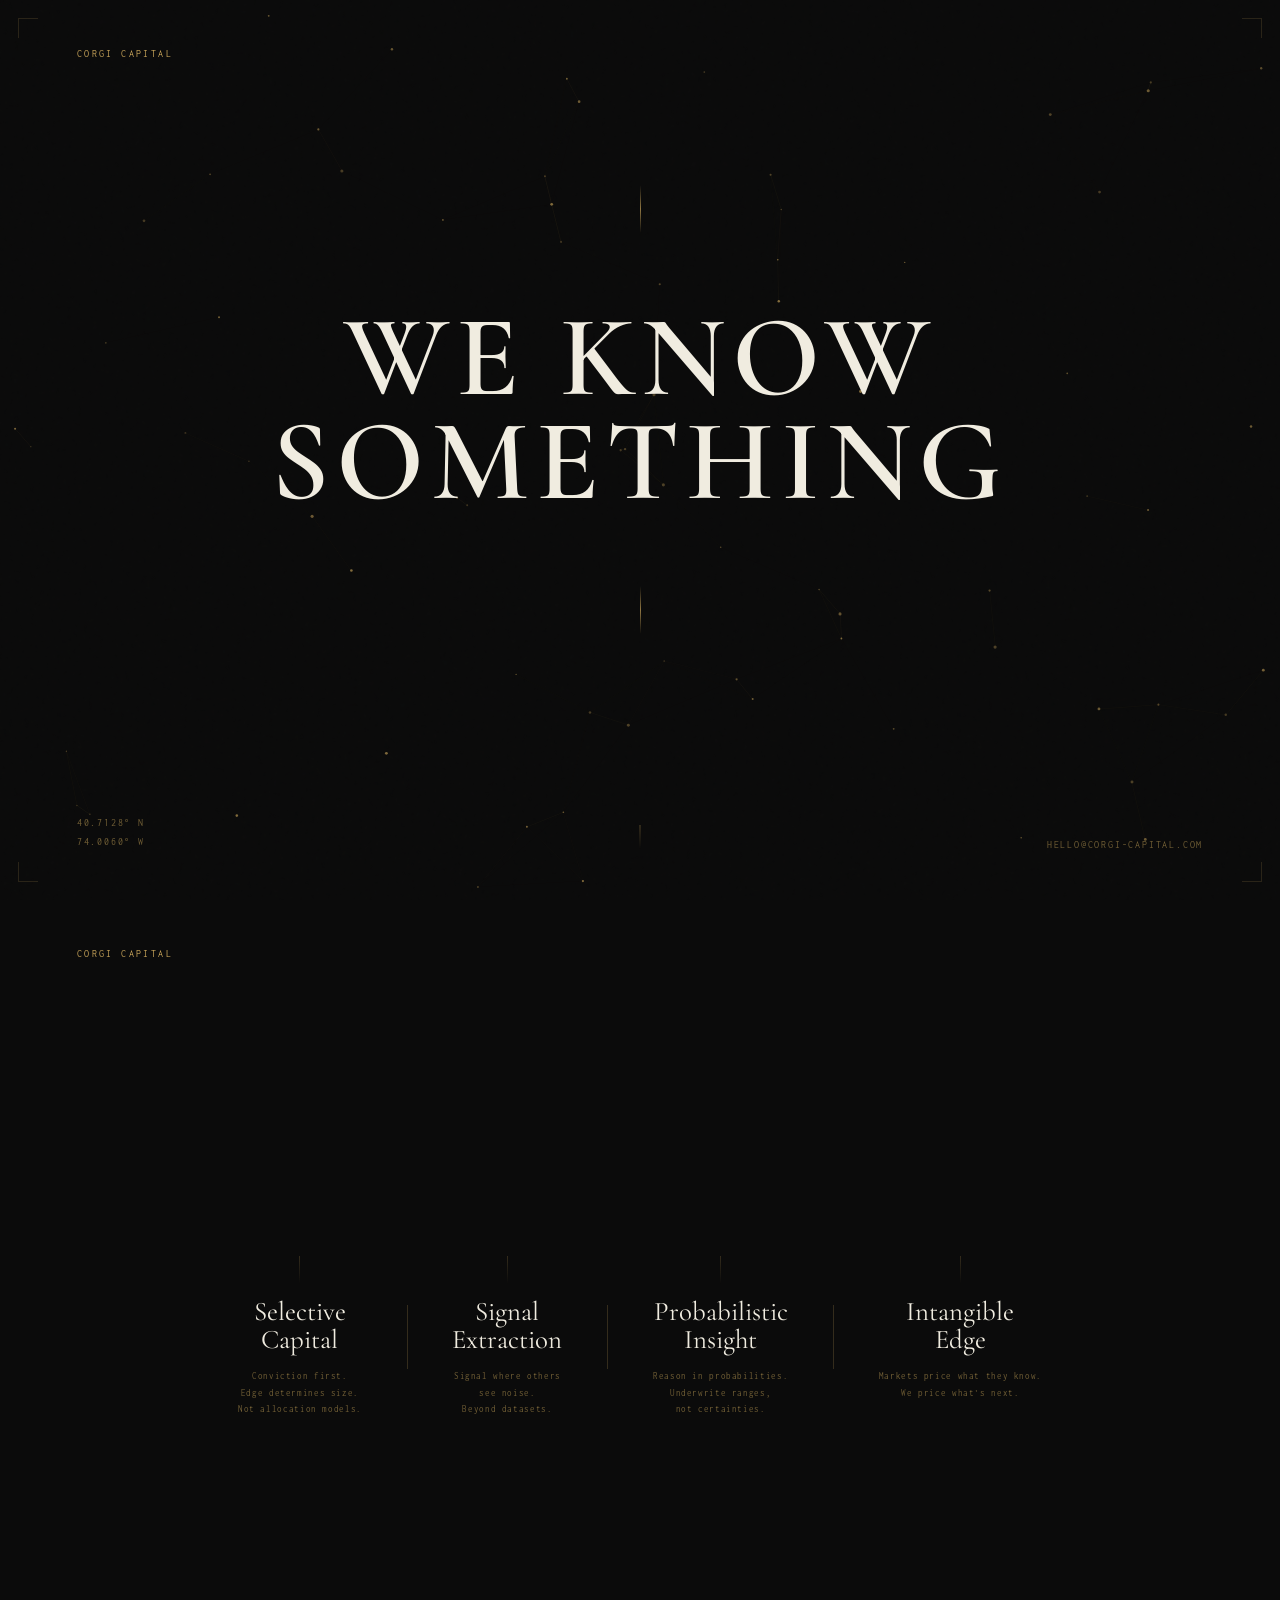
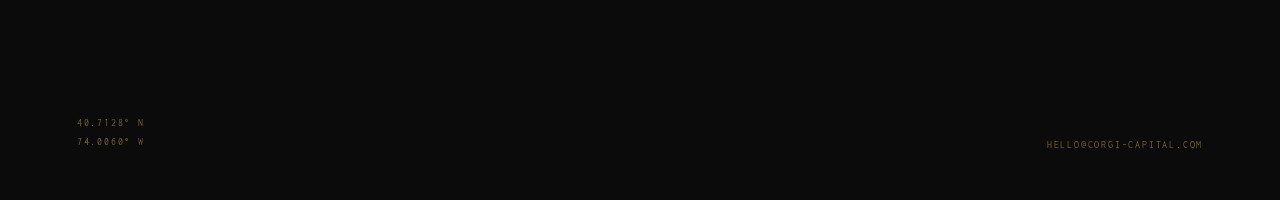
<file: index.html>
<!DOCTYPE html>
<html lang="en">
<head>
  <meta charset="UTF-8" />
  <meta name="viewport" content="width=device-width, initial-scale=1.0" />
  <title>Corgi Capital</title>
  <link rel="canonical" href="https://corgi-capital.com" />
  <link rel="icon" type="image/svg+xml" href="data:image/svg+xml,%3Csvg xmlns='http://www.w3.org/2000/svg' viewBox='0 0 32 32'%3E%3Crect width='32' height='32' fill='%230b0b0b'/%3E%3Cpath d='M8 14 L8 8 L14 8' stroke='%23c9a55a' stroke-width='1.5' fill='none'/%3E%3Cpath d='M24 18 L24 24 L18 24' stroke='%23c9a55a' stroke-width='1.5' fill='none'/%3E%3C/svg%3E" />
  <meta name="description" content="Selective Capital." />
  <meta property="og:site_name" content="Corgi Capital" />
  <meta property="og:title" content="Corgi Capital" />
  <meta property="og:description" content="Selective Capital." />
  <meta property="og:type" content="website" />
  <meta property="og:url" content="https://corgi-capital.com" />
  <meta property="og:image" content="https://corgi-capital.com/og-image.png" />
  <meta property="og:image:width" content="1200" />
  <meta property="og:image:height" content="630" />
  <meta name="twitter:card" content="summary_large_image" />
  <meta name="twitter:title" content="Corgi Capital" />
  <meta name="twitter:description" content="Selective Capital." />
  <meta name="twitter:image" content="https://corgi-capital.com/og-image.png" />
  <link rel="preconnect" href="https://fonts.googleapis.com">
  <link rel="preconnect" href="https://fonts.gstatic.com" crossorigin>
  <link href="https://fonts.googleapis.com/css2?family=Cormorant+Garamond:ital,wght@0,400;0,500;0,600;1,400;1,500;1,600&family=Inconsolata:wght@300;400&family=Libre+Baskerville:ital,wght@1,400&display=swap" rel="stylesheet">
  <style>
    :root {
      --black:    #0b0b0b;
      --ivory:    #f0ece0;
      --gold:     #c9a55a;
      --gold-dim: rgba(201,165,90,0.55);
      --gold-line:rgba(201,165,90,0.22);
      --trans:    600ms cubic-bezier(.16,1,.3,1);
    }

    * { box-sizing: border-box; margin: 0; padding: 0; }

    html {
      height: 100%;
      scroll-snap-type: y mandatory;
      overflow-y: scroll;
      overflow-x: hidden;
      scrollbar-width: none;
    }
    html::-webkit-scrollbar { display: none; }

    body {
      min-height: 100%;
      background: var(--black);
      color: var(--ivory);
      font-family: 'Cormorant Garamond', Georgia, serif;
      -webkit-font-smoothing: antialiased;
    }

    /* ── corners ── */
    .corner {
      position: fixed;
      width: 20px; height: 20px;
      z-index: 10;
      opacity: 0;
      animation: fadeIn 1s ease 1s forwards;
    }
    .c-tl { top: 18px; left: 18px;   border-top: 1px solid var(--gold-line); border-left:  1px solid var(--gold-line); }
    .c-tr { top: 18px; right: 18px;  border-top: 1px solid var(--gold-line); border-right: 1px solid var(--gold-line); }
    .c-bl { bottom: 18px; left: 18px;  border-bottom: 1px solid var(--gold-line); border-left:  1px solid var(--gold-line); }
    .c-br { bottom: 18px; right: 18px; border-bottom: 1px solid var(--gold-line); border-right: 1px solid var(--gold-line); }

    /* ── canvas + grain ── */
    #bg {
      position: fixed;
      inset: 0;
      z-index: 0;
      pointer-events: none;
    }

    .grain {
       position: fixed;
       inset: 0;
       z-index: 1;
       background-image: url("data:image/svg+xml,%3Csvg viewBox='0 0 200 200' xmlns='http://www.w3.org/2000/svg'%3E%3Cfilter id='n'%3E%3CfeTurbulence      type='fractalNoise' baseFrequency='0.85' numOctaves='4' stitchTiles='stitch'/%3E%3C/filter%3E%3Crect width='100%25' height='100%25' filter='url(%23n)'/%3E%3C/svg%3E");
       opacity: 0.01;
       pointer-events: none;
    }

    /* ── sections ── */
    .section {
      scroll-snap-align: start;
      height: 100vh;
      height: 100dvh;
      display: grid;
      grid-template-rows: auto 1fr auto;
      padding: clamp(24px, 4vw, 48px) clamp(32px, 6vw, 80px);
      position: relative;
      z-index: 2;
    }

    /* ── top bar ── */
    .top {
      display: flex;
      justify-content: space-between;
      align-items: flex-start;
      font-family: 'Inconsolata', monospace;
      text-transform: uppercase;
      letter-spacing: 0.2em;
      font-size: clamp(9px, 0.78vw, 11px);
      color: var(--gold-dim);
      opacity: 0;
      animation: fadeUp 1s cubic-bezier(.16,1,.3,1) 0.15s forwards;
    }

    .wordmark { color: var(--gold); letter-spacing: 0.24em; }

    /* ── center ── */
    .center {
      display: flex;
      flex-direction: column;
      align-items: center;
      justify-content: center;
      text-align: center;
      transform: translateY(-3vh);
    }

    .divider {
      width: 1px;
      height: 0;
      background: linear-gradient(to bottom, transparent, rgba(201,165,90,0.7), transparent);
      animation: growLine 1s cubic-bezier(.16,1,.3,1) forwards;
    }
    .divider.topline    { margin-bottom: 36px; animation-delay: 0.5s; }
    .divider.bottomline { margin-top: 36px;    animation-delay: 1.1s; }

    .stack {
      position: relative;
      min-height: clamp(140px, 22vw, 300px);
      width: 100%;
      display: grid;
      place-items: center;
    }

    .panel {
      position: absolute;
      inset: 0;
      display: flex;
      align-items: center;
      justify-content: center;
      opacity: 0;
      transition: opacity var(--trans);
      pointer-events: none;
    }
    .panel.active {
      opacity: 1;
      pointer-events: auto;
    }

    /* ── headline ── */
    .headline {
      margin: 0;
      font-family: 'Cormorant Garamond', Georgia, serif;
      font-size: clamp(54px, 9vw, 148px);
      font-weight: 600;
      line-height: 0.9;
      letter-spacing: 0.06em;
      text-transform: uppercase;
    }

    .headline.gold {
      font-family: 'Libre Baskerville', Georgia, serif;
      font-weight: 400;
      font-style: italic;
      text-transform: none;
      letter-spacing: 0.01em;
      color: var(--gold);
      font-size: clamp(50px, 8.5vw, 138px);
    }

    /* ── bottom bar ── */
    .bottom {
      display: flex;
      justify-content: space-between;
      align-items: flex-end;
      font-family: 'Inconsolata', monospace;
      text-transform: uppercase;
      letter-spacing: 0.18em;
      font-size: clamp(9px, 0.78vw, 11px);
      color: var(--gold-dim);
      opacity: 0;
      animation: fadeUp 1s cubic-bezier(.16,1,.3,1) 0.25s forwards;
    }

    .meta { line-height: 1.9; position: relative; }

    /* ── paw ── */
    .wordmark { position: relative; }
    .wordmark:hover::after,
    .meta:hover::after {
      content: " 🐾";
      font-size: 10px;
      filter: sepia(1) saturate(3) brightness(2) hue-rotate(5deg);
    }
    .contact:hover::before {
      content: "🐾 ";
      font-size: 10px;
      filter: sepia(1) saturate(3) brightness(2) hue-rotate(5deg);
    }

    .contact {
      color: var(--gold-dim);
      text-decoration: none;
      padding-bottom: 2px;
      position: relative;
      transition: color 0.25s ease;
    }
    .contact::after {
      content: "";
      position: absolute;
      left: 0; bottom: 0;
      width: 0; height: 1px;
      background: var(--gold);
      transition: width 0.4s cubic-bezier(.16,1,.3,1);
    }
    .contact:hover { color: var(--gold); }
    .contact:hover::after { width: 100%; }

    /* ── scroll hint ── */
    .scroll-hint {
      position: absolute;
      bottom: clamp(30px, 4vw, 52px);
      left: 50%;
      transform: translateX(-50%);
      width: 1px;
      height: 24px;
      background: linear-gradient(to bottom, var(--gold-dim), transparent);
      opacity: 0;
      animation: fadeIn 1s ease 2.4s forwards, arrowPulse 2.2s ease-in-out 2.4s infinite;
    }

    /* ── section 2 ── */
    .section-2 .center { transform: none; }

    .pillars {
      display: flex;
      align-items: flex-start;
      justify-content: center;
      gap: clamp(20px, 3.5vw, 64px);
      width: 100%;
      max-width: 1400px;
    }

    .pillar {
      display: flex;
      flex-direction: column;
      align-items: center;
      gap: 14px;
      opacity: 0;
      transform: translateY(18px);
    }
    .pillar.visible { animation: fadeUp 0.9s cubic-bezier(.16,1,.3,1) forwards; }
    .pillar:nth-child(1) { animation-delay: 0.05s; }
    .pillar:nth-child(3) { animation-delay: 0.15s; }
    .pillar:nth-child(5) { animation-delay: 0.25s; }
    .pillar:nth-child(7) { animation-delay: 0.35s; }

    .pillar-line {
      width: 1px; height: 28px;
      background: linear-gradient(to bottom, var(--gold-line), transparent);
    }

    .pillar-title {
      font-family: 'Cormorant Garamond', Georgia, serif;
      font-size: clamp(20px, 2.1vw, 34px);
      font-weight: 400;
      line-height: 1.05;
      text-align: center;
      color: var(--ivory);
    }

    .pillar-desc {
      font-family: 'Inconsolata', monospace;
      font-size: clamp(9px, 0.68vw, 11px);
      letter-spacing: 0.07em;
      color: var(--gold-dim);
      text-align: center;
      line-height: 1.8;
    }

    .pillar-sep {
      width: 1px;
      height: clamp(60px,5vw,80px);
      background: var(--gold-line);
      align-self: center; flex-shrink: 0;
    }

    /* ── keyframes ── */
    @keyframes fadeUp {
      from { opacity: 0; transform: translateY(16px); }
      to   { opacity: 1; transform: translateY(0); }
    }
    @keyframes fadeIn {
      from { opacity: 0; }
      to   { opacity: 0.75; }
    }
    @keyframes growLine {
      to { height: 48px; }
    }
    @keyframes arrowPulse {
      0%, 100% { opacity: 0.55; transform: translateX(-50%) scaleY(1); }
      50%       { opacity: 0.15; transform: translateX(-50%) scaleY(0.5); }
    }

    /* ── mobile ── */
    @media (max-width: 640px) {
      /* proximity: still snaps between sections on a full swipe, but doesn't
         lock the user inside a section — essential when section-2 overflows
         the viewport on small phones.                                        */
      html { scroll-snap-type: y proximity; }

      .section { padding: 28px 32px; }
      /* min-height so it still snaps to start; height:auto lets it grow when
         4 tenets don't fit (SE, older Androids, etc.)                        */
      .section-2 { height: auto; min-height: 100dvh; padding-bottom: 56px; }

      .center  { transform: none; }
      .headline { font-size: clamp(44px, 13.5vw, 74px); line-height: 0.93; }
      .divider.topline    { margin-bottom: 24px; }
      .divider.bottomline { margin-top: 24px; }
      .stack { min-height: clamp(110px, 40vw, 180px); }
      .grain { opacity: 0.045; }

      .pillars { flex-direction: column; align-items: center; gap: 28px; }
      .pillar-sep { width: 32px; height: 1px; }
      .pillar-title { font-size: clamp(28px, 7.5vw, 42px); }

      .corner { width: 14px; height: 14px; }
    }

    /* Very small or short screens (iPhone SE, older Androids): tighten the
       tenets so they're more likely to fit without scrolling within section-2. */
    @media (max-width: 640px) and (max-height: 700px) {
      .pillars  { gap: 16px; }
      .pillar   { gap: 8px; }
      .pillar-line { height: 16px; }
      .pillar-title { font-size: clamp(22px, 6vw, 30px); line-height: 1.05; }
      .pillar-desc  { font-size: 8.5px; line-height: 1.65; }
      .pillar-sep { width: 24px; }
      .section-2 { padding-bottom: 36px; }
    }

    @media (min-width: 1440px) {
      .headline { font-size: min(8.5vw, 155px); }
    }

    @media (prefers-reduced-motion: reduce) {
      * { animation: none !important; transition-duration: 0ms !important; }
      .top, .bottom, .corner { opacity: 1 !important; transform: none !important; }
      .divider { height: 48px !important; }
      .panel { opacity: 0; }
      .panel.active { opacity: 1; }
      .pillar { opacity: 1; transform: none; }
    }
  </style>
</head>
<body>

  <canvas id="bg" aria-hidden="true"></canvas>
  <div class="grain" aria-hidden="true"></div>

  <div class="corner c-tl"></div>
  <div class="corner c-tr"></div>
  <div class="corner c-bl"></div>
  <div class="corner c-br"></div>

  <!-- Section 1 -->
  <section class="section section-1" id="hero">
    <header class="top">
      <div class="wordmark">Corgi Capital</div>
    </header>

    <div class="center">
      <div class="divider topline"></div>
      <div class="stack" aria-live="polite">
        <div class="panel active" id="stage1">
          <h1 class="headline">We Know<br>Something</h1>
        </div>
        <div class="panel" id="stage2">
          <h1 class="headline gold">You Don't.</h1>
        </div>
      </div>
      <div class="divider bottomline"></div>
    </div>

    <footer class="bottom">
      <div class="meta">40.7128° N<br>74.0060° W</div>
      <a class="contact" href="mailto:hello@corgi-capital.com">hello@corgi-capital.com</a>
    </footer>

    <div class="scroll-hint" aria-hidden="true"></div>
  </section>

  <!-- Section 2 -->
  <section class="section section-2" id="pillars">
    <div class="top" style="animation-delay:0s;">
      <div class="wordmark">Corgi Capital</div>
    </div>

    <div class="center">
      <div class="pillars">
        <div class="pillar">
          <div class="pillar-line"></div>
          <div class="pillar-title">Selective<br>Capital</div>
          <div class="pillar-desc">Conviction first.<br>Edge determines size.<br>Not allocation models.</div>
        </div>

        <div class="pillar-sep"></div>

        <div class="pillar">
          <div class="pillar-line"></div>
          <div class="pillar-title">Signal<br>Extraction</div>
          <div class="pillar-desc">Signal where others<br>see noise.<br>Beyond datasets.</div>
        </div>

        <div class="pillar-sep"></div>

        <div class="pillar">
          <div class="pillar-line"></div>
          <div class="pillar-title">Probabilistic<br>Insight</div>
          <div class="pillar-desc">Reason in probabilities.<br>Underwrite ranges,<br>not certainties.</div>
        </div>

        <div class="pillar-sep"></div>

        <div class="pillar">
          <div class="pillar-line"></div>
          <div class="pillar-title">Intangible<br>Edge</div>
          <div class="pillar-desc">Markets price what they know.<br>We price what's next.</div>
        </div>
      </div>
    </div>

    <footer class="bottom" style="animation-delay:0s;">
      <div class="meta">40.7128° N<br>74.0060° W</div>
      <a class="contact" href="mailto:hello@corgi-capital.com">hello@corgi-capital.com</a>
    </footer>
  </section>

  <script>
    const stages = [
      document.getElementById('stage1'),
      document.getElementById('stage2'),
    ];
    let current = 0;
    let stageAnimating = false;

    function showStage(i) {
      stages.forEach((el, idx) => el.classList.toggle('active', idx === i));
    }

    function advanceStage(dir) {
      if (stageAnimating) return false;
      const next = current + dir;
      if (next < 0 || next >= stages.length) return false;
      stageAnimating = true;
      current = next;
      showStage(current);
      setTimeout(() => { stageAnimating = false; }, 700);
      return true;
    }

    let activeSection = 'hero';
    let scrollingToSection = false;

    function goToPillars() {
      if (scrollingToSection) return;
      scrollingToSection = true;
      document.getElementById('pillars').scrollIntoView({ behavior: 'instant' });
      setTimeout(() => { scrollingToSection = false; }, 100);
    }

    const observer = new IntersectionObserver((entries) => {
      entries.forEach(e => {
        if (!e.isIntersecting) return;
        activeSection = e.target.id;
        if (e.target.id === 'pillars') {
          document.querySelectorAll('.pillar').forEach(p => p.classList.add('visible'));
        }
        // reset hero stages when scrolling back up
        if (e.target.id === 'hero') {
          current = 0;
          showStage(0);
        }
      });
    }, { threshold: 0.55 });

    observer.observe(document.getElementById('hero'));
    observer.observe(document.getElementById('pillars'));

    window.addEventListener('wheel', (e) => {
      if (activeSection !== 'hero') return;
      const dir = e.deltaY > 0 ? 1 : -1;
      if (dir > 0 && current < stages.length - 1) { e.preventDefault(); advanceStage(1); return; }
      if (dir > 0 && current === stages.length - 1) { e.preventDefault(); goToPillars(); return; }
      if (dir < 0 && current > 0)                   { e.preventDefault(); advanceStage(-1); return; }
    }, { passive: false });

    let touchStartY = null;
    window.addEventListener('touchstart', (e) => {
      touchStartY = e.touches[0]?.clientY ?? null;
    }, { passive: true });

    window.addEventListener('touchmove', (e) => {
      if (activeSection === 'hero') e.preventDefault();
    }, { passive: false });

    window.addEventListener('touchend', (e) => {
      if (touchStartY === null) return;
      const delta = touchStartY - (e.changedTouches[0]?.clientY ?? touchStartY);
      touchStartY = null;
      if (Math.abs(delta) < 28) return;
      const dir = delta > 0 ? 1 : -1;
      if (activeSection === 'hero') {
        if (dir > 0 && current < stages.length - 1) { advanceStage(1); return; }
        if (dir > 0 && current === stages.length - 1) { goToPillars(); return; }
        if (dir < 0 && current > 0)                   { advanceStage(-1); return; }
      }
    }, { passive: true });

    window.addEventListener('keydown', (e) => {
      if (['ArrowDown','PageDown','Space'].includes(e.key)) {
        e.preventDefault();
        if (activeSection === 'hero' && current < stages.length - 1) { advanceStage(1); return; }
        document.getElementById('pillars').scrollIntoView({ behavior: 'instant' });
      }
      if (['ArrowUp','PageUp'].includes(e.key)) {
        e.preventDefault();
        if (activeSection === 'hero' && current > 0) { advanceStage(-1); return; }
        if (activeSection === 'pillars') document.getElementById('hero').scrollIntoView({ behavior: 'instant' });
      }
    });

    showStage(0);

    // ── Particle field ──
    (function () {
      const canvas = document.getElementById('bg');
      const ctx    = canvas.getContext('2d');
      const GOLD   = [201, 165, 90];
      const N      = 72;
      const LINK_D = 180;
      const SPEED  = 0.18;
      let W, H, particles;

      function rand(a, b) { return a + Math.random() * (b - a); }

      function Particle() { this.reset(true); }
      Particle.prototype.reset = function (init) {
        this.x     = rand(0, W);
        this.y     = init ? rand(0, H) : (Math.random() < 0.5 ? -4 : H + 4);
        this.vx    = rand(-SPEED, SPEED);
        this.vy    = rand(-SPEED, SPEED);
        if (Math.abs(this.vx) < 0.05) this.vx = SPEED * (Math.random() < 0.5 ? 1 : -1);
        this.r     = rand(0.6, 1.6);
        this.alpha = rand(0.25, 0.65);
      };
      Particle.prototype.update = function () {
        this.x += this.vx; this.y += this.vy;
        if (this.x < -10 || this.x > W + 10 || this.y < -10 || this.y > H + 10) this.reset(false);
      };
      Particle.prototype.draw = function () {
        ctx.beginPath();
        ctx.arc(this.x, this.y, this.r, 0, Math.PI * 2);
        ctx.fillStyle = `rgba(${GOLD[0]},${GOLD[1]},${GOLD[2]},${this.alpha})`;
        ctx.fill();
      };

      function resize() {
        W = canvas.width  = window.innerWidth;
        H = canvas.height = window.innerHeight;
      }

      function drawLinks() {
        for (let i = 0; i < particles.length; i++) {
          for (let j = i + 1; j < particles.length; j++) {
            const a = particles[i], b = particles[j];
            const dx = a.x - b.x, dy = a.y - b.y;
            const dist = Math.sqrt(dx * dx + dy * dy);
            if (dist < LINK_D) {
              const t = 1 - dist / LINK_D;
              ctx.beginPath();
              ctx.moveTo(a.x, a.y);
              ctx.lineTo(b.x, b.y);
              ctx.strokeStyle = `rgba(${GOLD[0]},${GOLD[1]},${GOLD[2]},${t * t * 0.12})`;
              ctx.lineWidth = 0.5;
              ctx.stroke();
            }
          }
        }
      }

      function loop() {
        ctx.clearRect(0, 0, W, H);
        drawLinks();
        for (const p of particles) { p.update(); p.draw(); }
        requestAnimationFrame(loop);
      }

      window.addEventListener('resize', () => {
        resize();
        for (const p of particles) {
          if (p.x > W) p.x = rand(0, W);
          if (p.y > H) p.y = rand(0, H);
        }
      });

      if (!window.matchMedia('(prefers-reduced-motion: reduce)').matches) {
        resize();
        particles = Array.from({ length: N }, () => new Particle());
        loop();
      }
    }());
  </script>
</body>
</html>
</file>
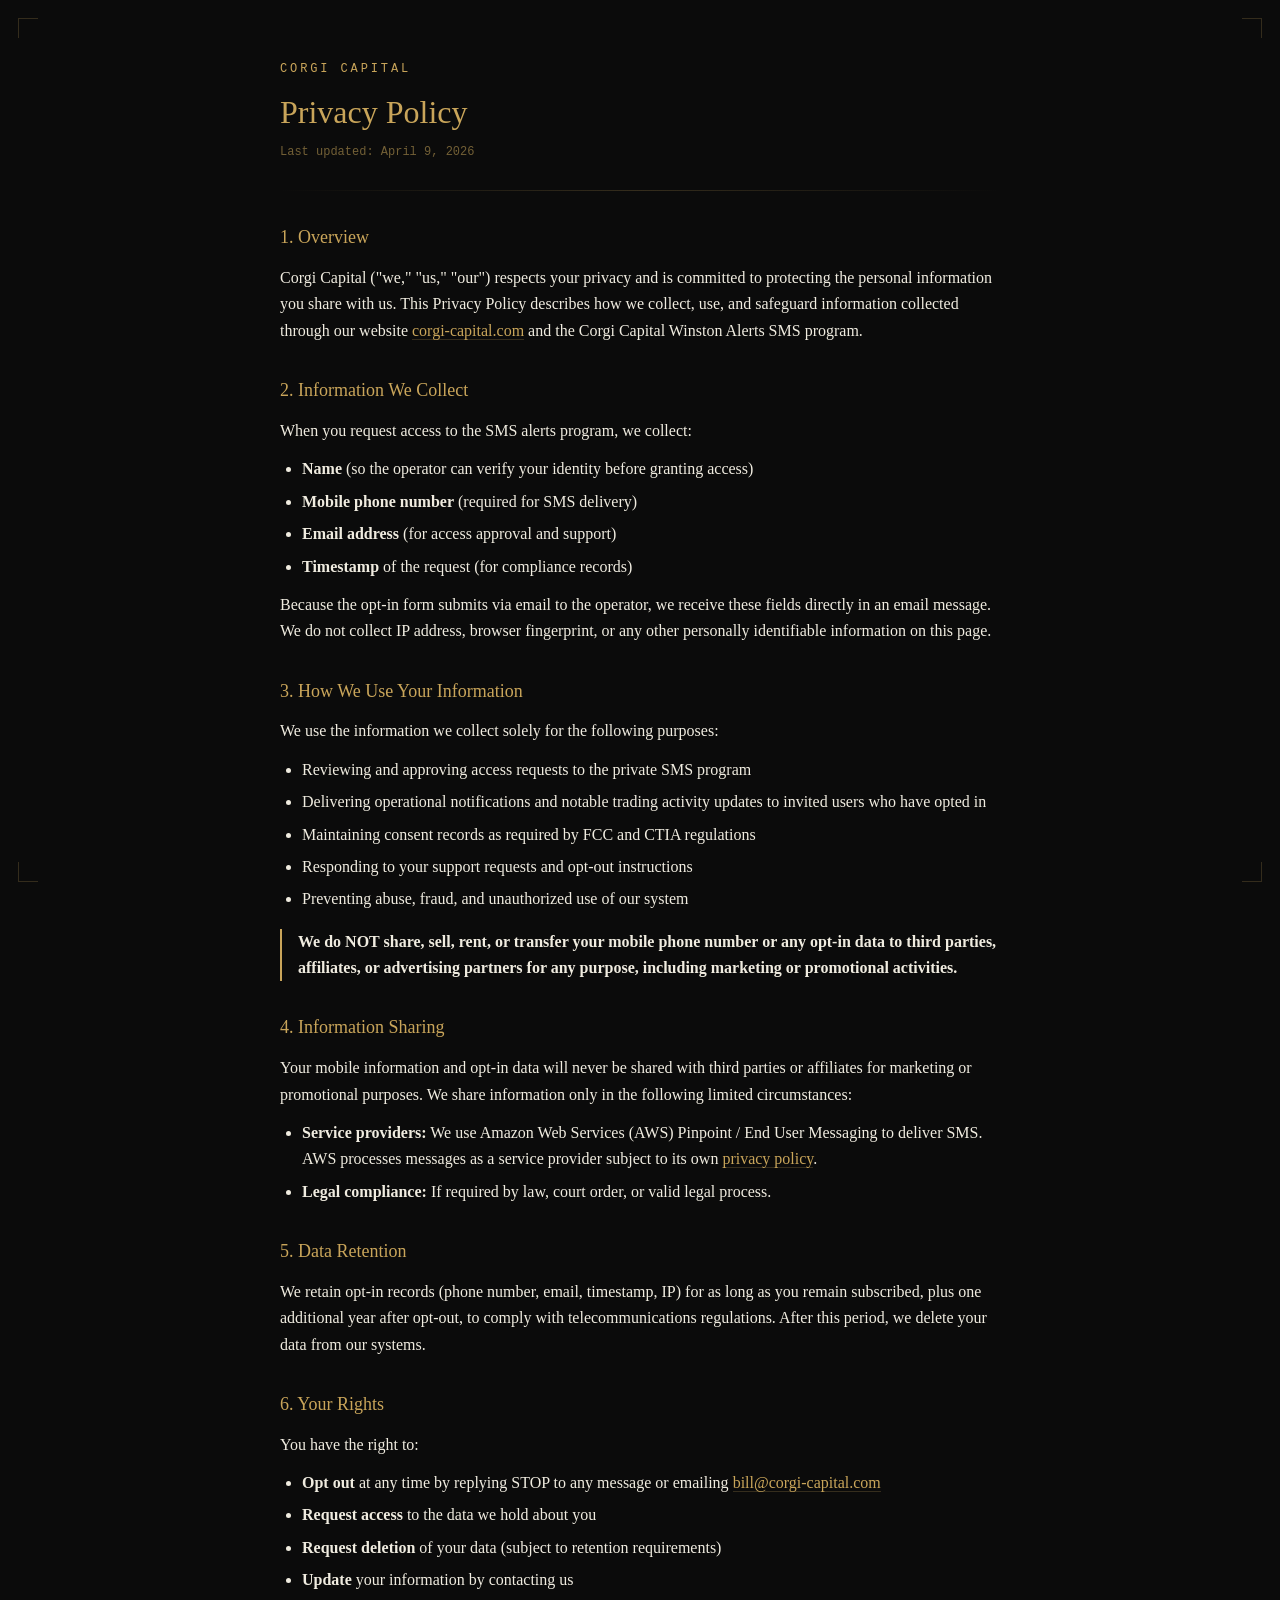
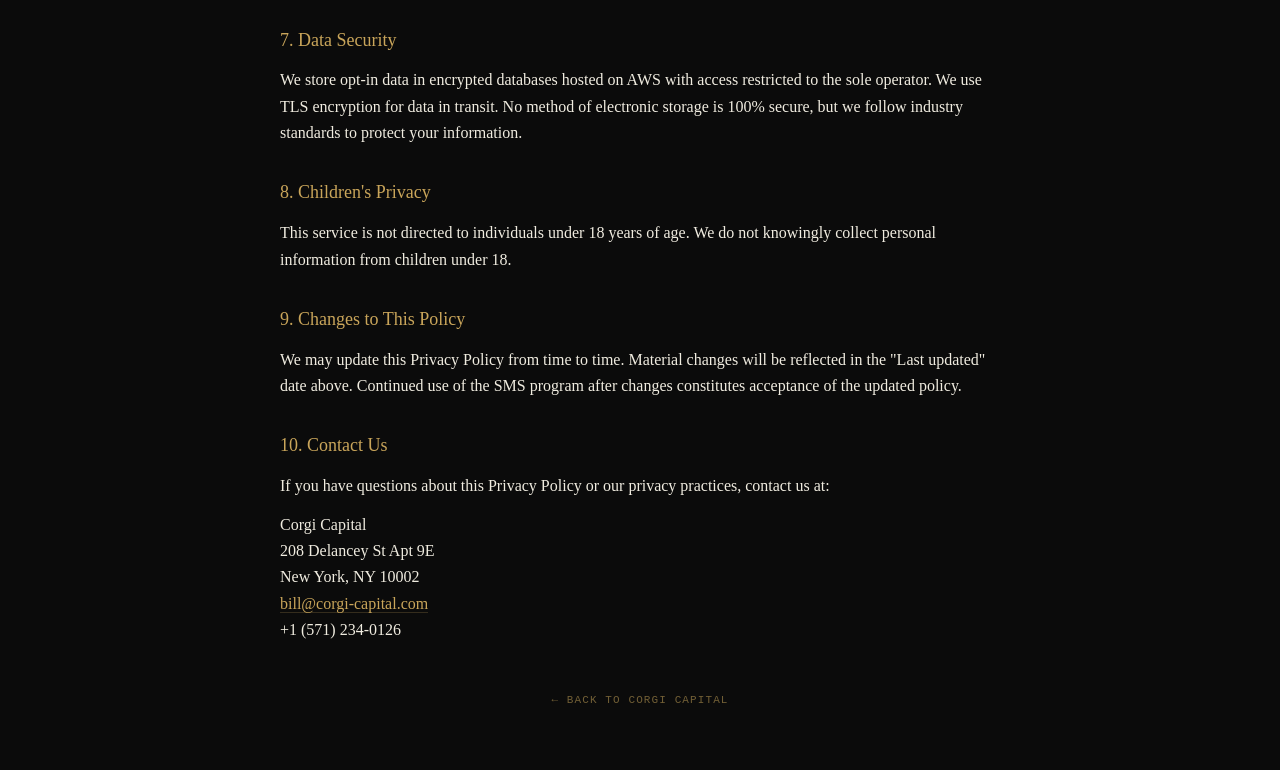
<file: privacy/index.html>
<!DOCTYPE html>
<html lang="en">
<head>
  <meta charset="UTF-8" />
  <meta name="viewport" content="width=device-width, initial-scale=1.0" />
  <meta name="robots" content="noindex, nofollow" />
  <title>Privacy Policy &mdash; Corgi Capital</title>
  <meta name="description" content="Privacy policy for Corgi Capital and the Winston SMS alerts program." />
  <link rel="canonical" href="https://corgi-capital.com/privacy" />
  <style>
    :root {
      --black:    #0b0b0b;
      --ivory:    #f0ece0;
      --gold:     #c9a55a;
      --gold-dim: rgba(201,165,90,0.55);
      --gold-line:rgba(201,165,90,0.22);
    }
    * { box-sizing: border-box; margin: 0; padding: 0; }
    body {
      background: var(--black);
      color: var(--ivory);
      font-family: 'Cormorant Garamond', Georgia, serif;
      -webkit-font-smoothing: antialiased;
      min-height: 100vh;
      padding: 60px 20px;
      line-height: 1.65;
    }
    .corner { position: fixed; width: 20px; height: 20px; }
    .c-tl { top: 18px; left: 18px;   border-top: 1px solid var(--gold-line); border-left:  1px solid var(--gold-line); }
    .c-tr { top: 18px; right: 18px;  border-top: 1px solid var(--gold-line); border-right: 1px solid var(--gold-line); }
    .c-bl { bottom: 18px; left: 18px;  border-bottom: 1px solid var(--gold-line); border-left:  1px solid var(--gold-line); }
    .c-br { bottom: 18px; right: 18px; border-bottom: 1px solid var(--gold-line); border-right: 1px solid var(--gold-line); }
    .container { max-width: 720px; margin: 0 auto; }
    .wordmark {
      font-family: 'Inconsolata', monospace;
      color: var(--gold);
      letter-spacing: 0.24em;
      font-size: 12px;
      text-transform: uppercase;
      margin-bottom: 6px;
    }
    h1 {
      font-family: 'Libre Baskerville', Georgia, serif;
      font-weight: 400;
      font-size: 32px;
      color: var(--gold);
      margin-bottom: 4px;
    }
    h2 {
      font-family: 'Libre Baskerville', Georgia, serif;
      font-weight: 400;
      font-size: 18px;
      color: var(--gold);
      margin-top: 32px;
      margin-bottom: 12px;
    }
    .meta {
      font-family: 'Inconsolata', monospace;
      color: var(--gold-dim);
      font-size: 12px;
      margin-bottom: 28px;
    }
    .rule {
      height: 1px;
      background: linear-gradient(to right, transparent, var(--gold-line), transparent);
      margin: 24px 0;
    }
    p { font-size: 16px; margin-bottom: 12px; }
    ul { padding-left: 22px; margin-bottom: 12px; }
    li { font-size: 16px; margin-bottom: 6px; }
    a {
      color: var(--gold);
      text-decoration: none;
      border-bottom: 1px solid var(--gold-line);
    }
    a:hover { border-bottom-color: var(--gold); }
    .back-link {
      display: block;
      text-align: center;
      margin-top: 48px;
      font-family: 'Inconsolata', monospace;
      font-size: 11px;
      color: var(--gold-dim);
      letter-spacing: 0.1em;
      text-transform: uppercase;
      border: none;
    }
    .emphasis {
      border-left: 2px solid var(--gold);
      padding-left: 16px;
      margin: 16px 0;
      color: var(--ivory);
    }
  </style>
</head>
<body>
  <div class="corner c-tl"></div>
  <div class="corner c-tr"></div>
  <div class="corner c-bl"></div>
  <div class="corner c-br"></div>

  <div class="container">
    <div class="wordmark">Corgi Capital</div>
    <h1>Privacy Policy</h1>
    <div class="meta">Last updated: April 9, 2026</div>

    <div class="rule"></div>

    <h2>1. Overview</h2>
    <p>Corgi Capital ("we," "us," "our") respects your privacy and is committed to protecting the personal information you share with us. This Privacy Policy describes how we collect, use, and safeguard information collected through our website <a href="https://corgi-capital.com">corgi-capital.com</a> and the Corgi Capital Winston Alerts SMS program.</p>

    <h2>2. Information We Collect</h2>
    <p>When you request access to the SMS alerts program, we collect:</p>
    <ul>
      <li><strong>Name</strong> (so the operator can verify your identity before granting access)</li>
      <li><strong>Mobile phone number</strong> (required for SMS delivery)</li>
      <li><strong>Email address</strong> (for access approval and support)</li>
      <li><strong>Timestamp</strong> of the request (for compliance records)</li>
    </ul>
    <p>Because the opt-in form submits via email to the operator, we receive these fields directly in an email message. We do not collect IP address, browser fingerprint, or any other personally identifiable information on this page.</p>

    <h2>3. How We Use Your Information</h2>
    <p>We use the information we collect solely for the following purposes:</p>
    <ul>
      <li>Reviewing and approving access requests to the private SMS program</li>
      <li>Delivering operational notifications and notable trading activity updates to invited users who have opted in</li>
      <li>Maintaining consent records as required by FCC and CTIA regulations</li>
      <li>Responding to your support requests and opt-out instructions</li>
      <li>Preventing abuse, fraud, and unauthorized use of our system</li>
    </ul>

    <div class="emphasis">
      <p><strong>We do NOT share, sell, rent, or transfer your mobile phone number or any opt-in data to third parties, affiliates, or advertising partners for any purpose, including marketing or promotional activities.</strong></p>
    </div>

    <h2>4. Information Sharing</h2>
    <p>Your mobile information and opt-in data will never be shared with third parties or affiliates for marketing or promotional purposes. We share information only in the following limited circumstances:</p>
    <ul>
      <li><strong>Service providers:</strong> We use Amazon Web Services (AWS) Pinpoint / End User Messaging to deliver SMS. AWS processes messages as a service provider subject to its own <a href="https://aws.amazon.com/privacy/">privacy policy</a>.</li>
      <li><strong>Legal compliance:</strong> If required by law, court order, or valid legal process.</li>
    </ul>

    <h2>5. Data Retention</h2>
    <p>We retain opt-in records (phone number, email, timestamp, IP) for as long as you remain subscribed, plus one additional year after opt-out, to comply with telecommunications regulations. After this period, we delete your data from our systems.</p>

    <h2>6. Your Rights</h2>
    <p>You have the right to:</p>
    <ul>
      <li><strong>Opt out</strong> at any time by replying STOP to any message or emailing <a href="mailto:bill@corgi-capital.com">bill@corgi-capital.com</a></li>
      <li><strong>Request access</strong> to the data we hold about you</li>
      <li><strong>Request deletion</strong> of your data (subject to retention requirements)</li>
      <li><strong>Update</strong> your information by contacting us</li>
    </ul>

    <h2>7. Data Security</h2>
    <p>We store opt-in data in encrypted databases hosted on AWS with access restricted to the sole operator. We use TLS encryption for data in transit. No method of electronic storage is 100% secure, but we follow industry standards to protect your information.</p>

    <h2>8. Children's Privacy</h2>
    <p>This service is not directed to individuals under 18 years of age. We do not knowingly collect personal information from children under 18.</p>

    <h2>9. Changes to This Policy</h2>
    <p>We may update this Privacy Policy from time to time. Material changes will be reflected in the "Last updated" date above. Continued use of the SMS program after changes constitutes acceptance of the updated policy.</p>

    <h2>10. Contact Us</h2>
    <p>If you have questions about this Privacy Policy or our privacy practices, contact us at:</p>
    <p>Corgi Capital<br>
    208 Delancey St Apt 9E<br>
    New York, NY 10002<br>
    <a href="mailto:bill@corgi-capital.com">bill@corgi-capital.com</a><br>
    +1 (571) 234-0126</p>

    <a href="/" class="back-link">&larr; Back to Corgi Capital</a>
  </div>
</body>
</html>
</file>
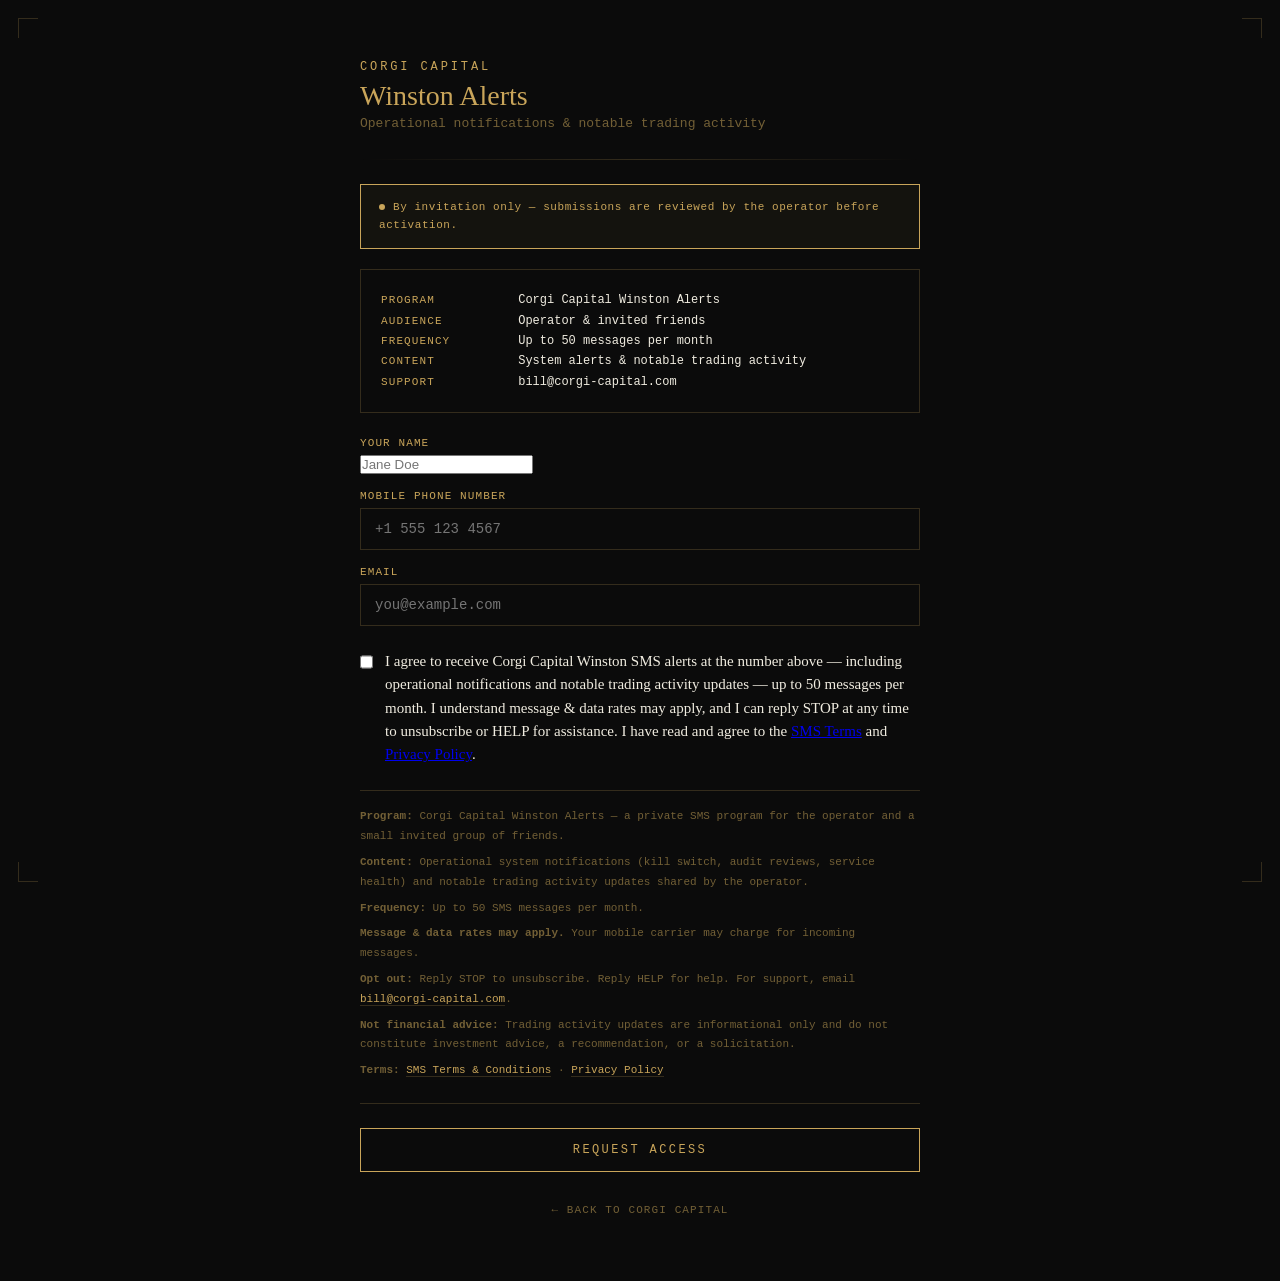
<file: sms-opt-in/index.html>
<!DOCTYPE html>
<html lang="en">
<head>
  <meta charset="UTF-8" />
  <meta name="viewport" content="width=device-width, initial-scale=1.0" />
  <meta name="robots" content="noindex, nofollow" />
  <title>SMS Alerts — Corgi Capital</title>
  <meta name="description" content="Request access to Corgi Capital Winston SMS alerts &mdash; operational notifications and notable trading activity." />
  <link rel="canonical" href="https://corgi-capital.com/sms-opt-in" />
  <style>
    .private-banner {
      border: 1px solid var(--gold);
      background: rgba(201,165,90,0.05);
      padding: 14px 18px;
      margin-bottom: 20px;
      font-family: 'Inconsolata', monospace;
      font-size: 11px;
      line-height: 1.6;
      color: var(--gold);
      letter-spacing: 0.05em;
    }
    .private-banner .dot {
      display: inline-block;
      width: 6px;
      height: 6px;
      border-radius: 50%;
      background: var(--gold);
      margin-right: 8px;
      vertical-align: middle;
    }
    :root {
      --black:    #0b0b0b;
      --ivory:    #f0ece0;
      --gold:     #c9a55a;
      --gold-dim: rgba(201,165,90,0.55);
      --gold-line:rgba(201,165,90,0.22);
    }
    * { box-sizing: border-box; margin: 0; padding: 0; }
    body {
      background: var(--black);
      color: var(--ivory);
      font-family: 'Cormorant Garamond', Georgia, serif;
      -webkit-font-smoothing: antialiased;
      min-height: 100vh;
      padding: 60px 20px;
    }
    .corner {
      position: fixed;
      width: 20px; height: 20px;
    }
    .c-tl { top: 18px; left: 18px;   border-top: 1px solid var(--gold-line); border-left:  1px solid var(--gold-line); }
    .c-tr { top: 18px; right: 18px;  border-top: 1px solid var(--gold-line); border-right: 1px solid var(--gold-line); }
    .c-bl { bottom: 18px; left: 18px;  border-bottom: 1px solid var(--gold-line); border-left:  1px solid var(--gold-line); }
    .c-br { bottom: 18px; right: 18px; border-bottom: 1px solid var(--gold-line); border-right: 1px solid var(--gold-line); }
    .grain {
      position: fixed; inset: 0; z-index: 1;
      opacity: 0.01;
      pointer-events: none;
    }
    .container {
      position: relative;
      z-index: 2;
      max-width: 560px;
      margin: 0 auto;
    }
    .wordmark {
      font-family: 'Inconsolata', monospace;
      color: var(--gold);
      letter-spacing: 0.24em;
      font-size: 12px;
      text-transform: uppercase;
      margin-bottom: 6px;
    }
    h1 {
      font-family: 'Libre Baskerville', Georgia, serif;
      font-weight: 400;
      font-size: 28px;
      color: var(--gold);
      margin-bottom: 4px;
    }
    .subtitle {
      font-family: 'Inconsolata', monospace;
      color: var(--gold-dim);
      font-size: 13px;
      margin-bottom: 28px;
    }
    .rule {
      height: 1px;
      background: linear-gradient(to right, transparent, var(--gold-line), transparent);
      margin: 24px 0;
    }
    .program-box {
      border: 1px solid var(--gold-line);
      padding: 20px;
      margin-bottom: 24px;
      font-family: 'Inconsolata', monospace;
      font-size: 12px;
      line-height: 1.7;
      color: var(--ivory);
    }
    .program-box .label {
      color: var(--gold);
      text-transform: uppercase;
      letter-spacing: 0.1em;
      font-size: 11px;
      display: inline-block;
      width: 130px;
    }
    .field {
      margin-bottom: 16px;
    }
    .field label {
      display: block;
      font-family: 'Inconsolata', monospace;
      font-size: 11px;
      color: var(--gold);
      text-transform: uppercase;
      letter-spacing: 0.1em;
      margin-bottom: 6px;
    }
    .field input[type="tel"],
    .field input[type="email"] {
      width: 100%;
      padding: 12px 14px;
      background: transparent;
      border: 1px solid var(--gold-line);
      color: var(--ivory);
      font-family: 'Inconsolata', monospace;
      font-size: 14px;
      outline: none;
    }
    .field input[type="tel"]:focus,
    .field input[type="email"]:focus {
      border-color: var(--gold);
    }
    .consent {
      display: flex;
      align-items: flex-start;
      gap: 12px;
      margin: 24px 0;
      font-family: 'Cormorant Garamond', Georgia, serif;
      font-size: 15px;
      line-height: 1.55;
    }
    .consent input[type="checkbox"] {
      margin-top: 4px;
      width: 16px;
      height: 16px;
      accent-color: var(--gold);
    }
    .disclosure {
      font-family: 'Inconsolata', monospace;
      font-size: 11px;
      color: var(--gold-dim);
      line-height: 1.8;
      padding: 16px 0;
      border-top: 1px solid var(--gold-line);
      border-bottom: 1px solid var(--gold-line);
      margin: 24px 0;
    }
    .disclosure p { margin-bottom: 6px; }
    .disclosure a {
      color: var(--gold);
      text-decoration: none;
      border-bottom: 1px solid var(--gold-line);
    }
    .disclosure a:hover {
      border-bottom-color: var(--gold);
    }
    .submit {
      background: transparent;
      border: 1px solid var(--gold);
      color: var(--gold);
      padding: 14px 32px;
      font-family: 'Inconsolata', monospace;
      font-size: 12px;
      text-transform: uppercase;
      letter-spacing: 0.2em;
      cursor: pointer;
      display: block;
      width: 100%;
      transition: all 0.25s ease;
    }
    .submit:hover {
      background: var(--gold);
      color: var(--black);
    }
    .back-link {
      display: block;
      text-align: center;
      margin-top: 32px;
      font-family: 'Inconsolata', monospace;
      font-size: 11px;
      color: var(--gold-dim);
      text-decoration: none;
      letter-spacing: 0.1em;
      text-transform: uppercase;
    }
    .back-link:hover {
      color: var(--gold);
    }
  </style>
</head>
<body>
  <div class="corner c-tl"></div>
  <div class="corner c-tr"></div>
  <div class="corner c-bl"></div>
  <div class="corner c-br"></div>
  <div class="grain"></div>

  <div class="container">
    <div class="wordmark">Corgi Capital</div>
    <h1>Winston Alerts</h1>
    <div class="subtitle">Operational notifications &amp; notable trading activity</div>

    <div class="rule"></div>

    <div class="private-banner">
      <span class="dot"></span>By invitation only &mdash; submissions are reviewed by the operator before activation.
    </div>

    <div class="program-box">
      <div><span class="label">Program</span> Corgi Capital Winston Alerts</div>
      <div><span class="label">Audience</span> Operator &amp; invited friends</div>
      <div><span class="label">Frequency</span> Up to 50 messages per month</div>
      <div><span class="label">Content</span> System alerts &amp; notable trading activity</div>
      <div><span class="label">Support</span> bill@corgi-capital.com</div>
    </div>

    <form id="opt-in-form" method="post" action="#">
      <div class="field">
        <label for="name">Your name</label>
        <input type="text" id="name" name="name" placeholder="Jane Doe" required>
      </div>

      <div class="field">
        <label for="phone">Mobile phone number</label>
        <input type="tel" id="phone" name="phone" placeholder="+1 555 123 4567" required>
      </div>

      <div class="field">
        <label for="email">Email</label>
        <input type="email" id="email" name="email" placeholder="you@example.com" required>
      </div>

      <label class="consent">
        <input type="checkbox" id="consent" name="consent" required>
        <span>I agree to receive Corgi Capital Winston SMS alerts at the number above &mdash; including operational notifications and notable trading activity updates &mdash; up to 50 messages per month. I understand message &amp; data rates may apply, and I can reply STOP at any time to unsubscribe or HELP for assistance. I have read and agree to the <a href="/terms">SMS Terms</a> and <a href="/privacy">Privacy Policy</a>.</span>
      </label>

      <div class="disclosure">
        <p><strong>Program:</strong> Corgi Capital Winston Alerts &mdash; a private SMS program for the operator and a small invited group of friends.</p>
        <p><strong>Content:</strong> Operational system notifications (kill switch, audit reviews, service health) and notable trading activity updates shared by the operator.</p>
        <p><strong>Frequency:</strong> Up to 50 SMS messages per month.</p>
        <p><strong>Message &amp; data rates may apply.</strong> Your mobile carrier may charge for incoming messages.</p>
        <p><strong>Opt out:</strong> Reply STOP to unsubscribe. Reply HELP for help. For support, email <a href="mailto:bill@corgi-capital.com">bill@corgi-capital.com</a>.</p>
        <p><strong>Not financial advice:</strong> Trading activity updates are informational only and do not constitute investment advice, a recommendation, or a solicitation.</p>
        <p><strong>Terms:</strong> <a href="/terms">SMS Terms &amp; Conditions</a> &middot; <a href="/privacy">Privacy Policy</a></p>
      </div>

      <button type="submit" class="submit">Request Access</button>
    </form>

    <a href="/" class="back-link">&larr; Back to Corgi Capital</a>
  </div>

  <script src="submit.js"></script>
</body>
</html>
</file>
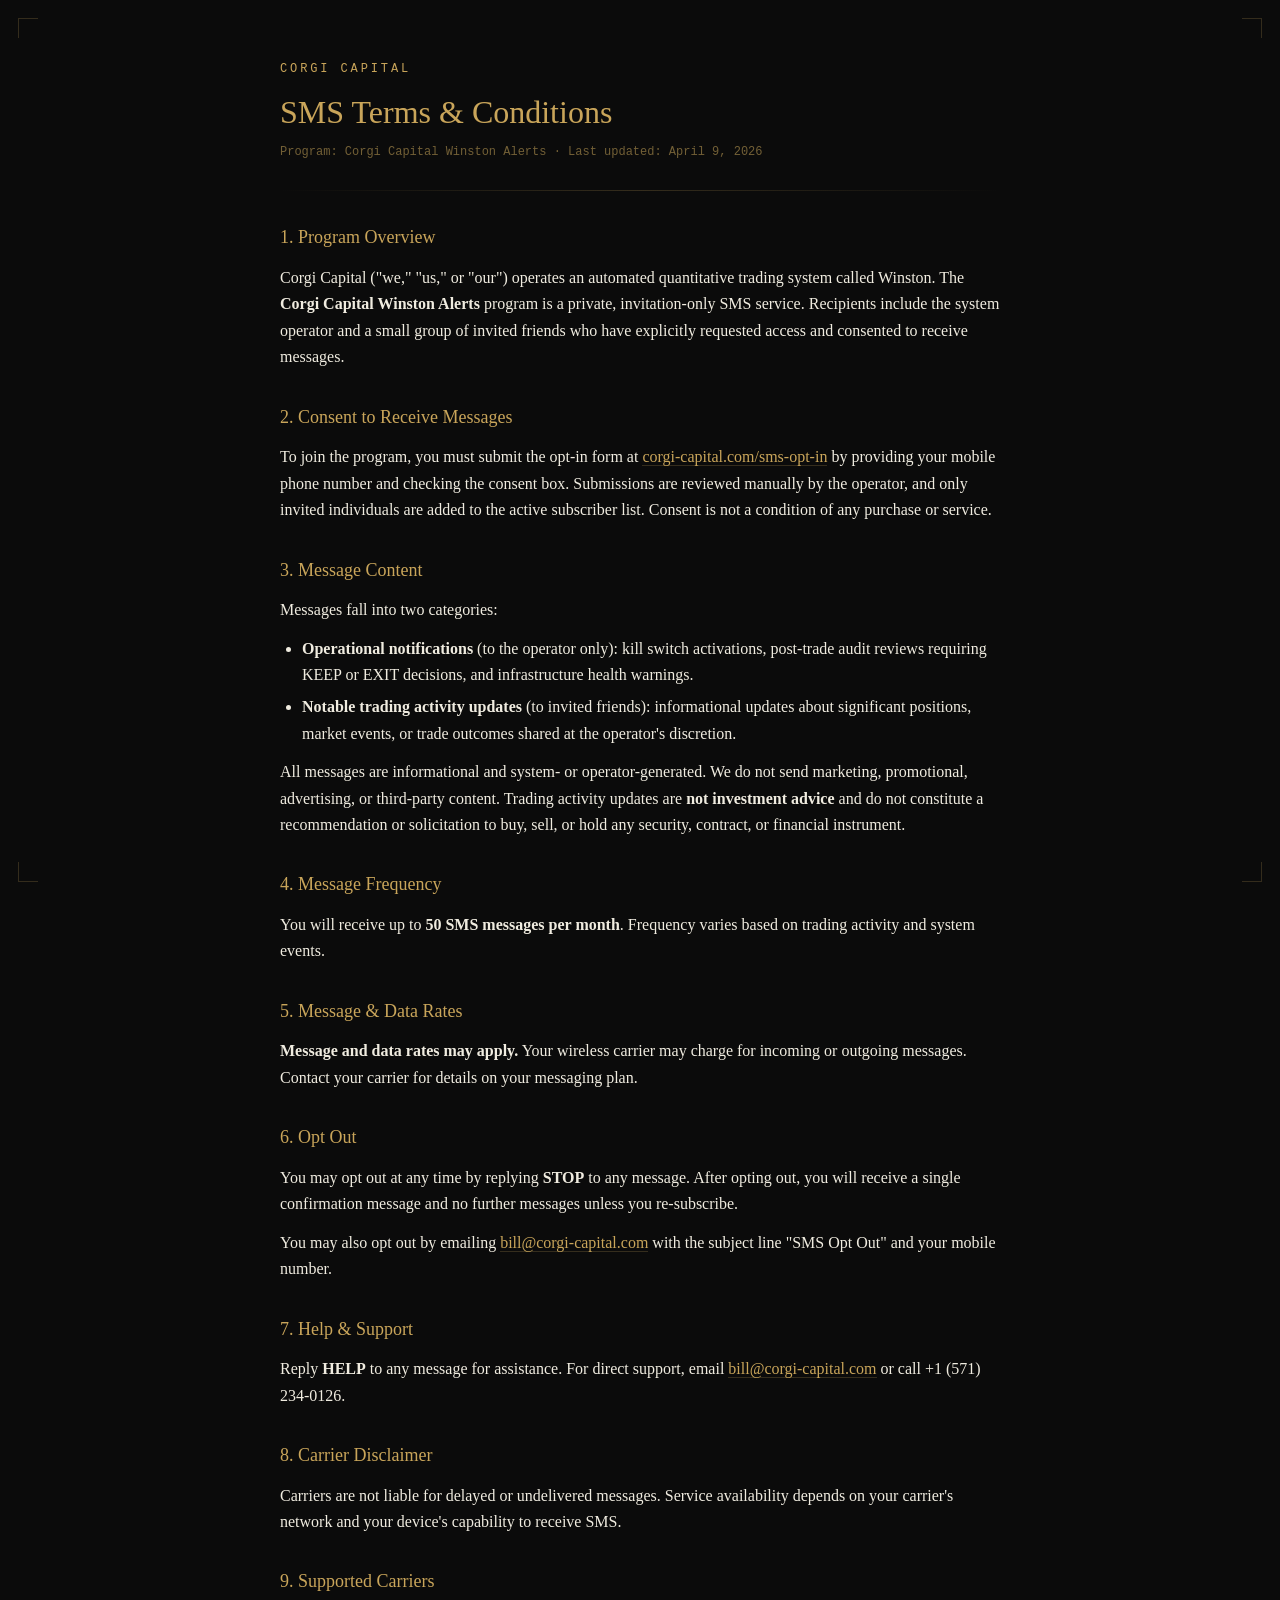
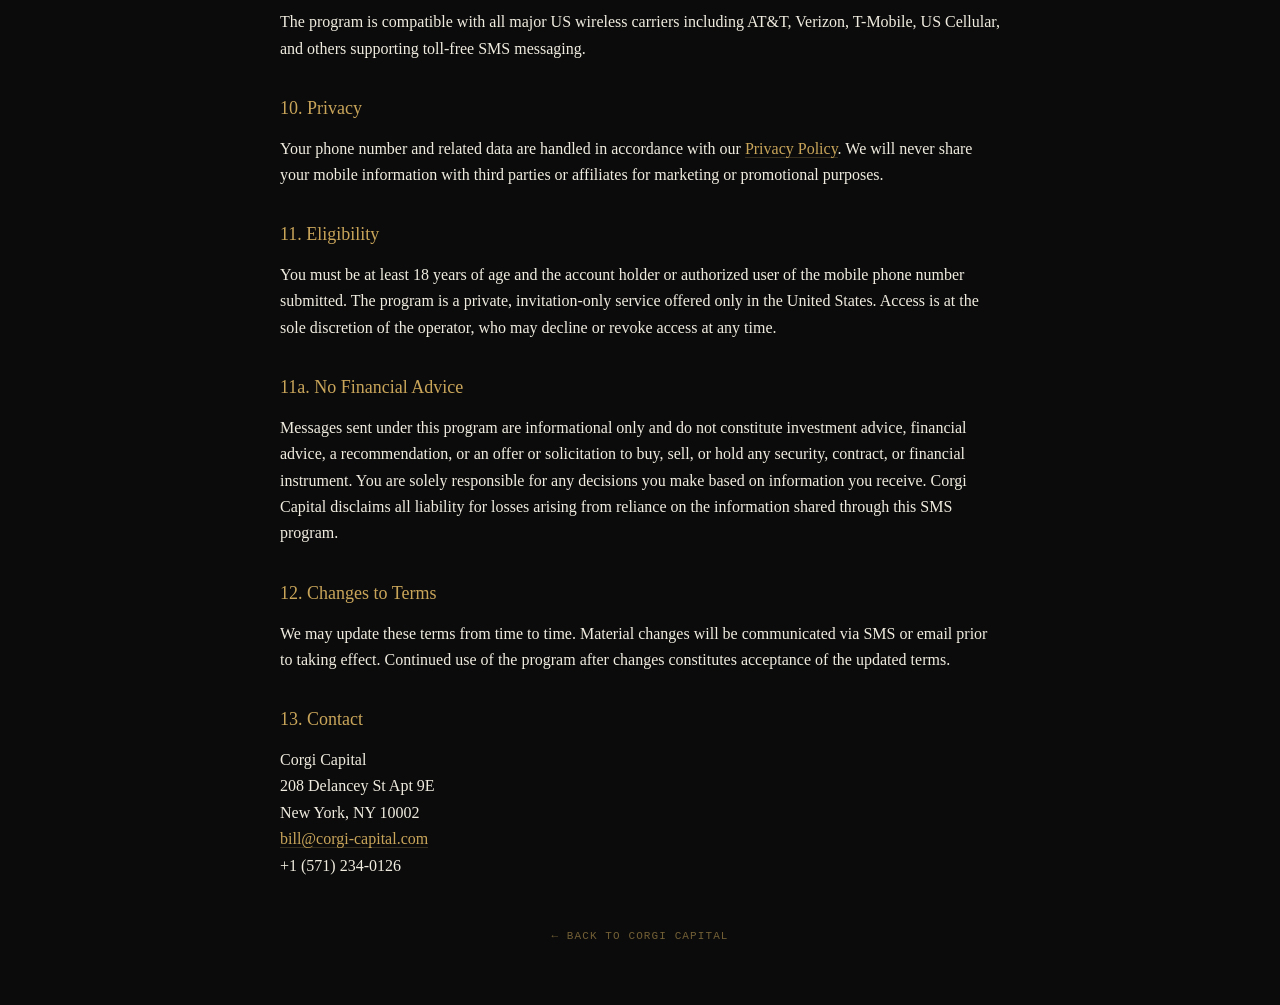
<file: terms/index.html>
<!DOCTYPE html>
<html lang="en">
<head>
  <meta charset="UTF-8" />
  <meta name="viewport" content="width=device-width, initial-scale=1.0" />
  <meta name="robots" content="noindex, nofollow" />
  <title>SMS Terms &amp; Conditions &mdash; Corgi Capital</title>
  <meta name="description" content="Terms and conditions for the Corgi Capital Winston SMS alerts program." />
  <link rel="canonical" href="https://corgi-capital.com/terms" />
  <style>
    :root {
      --black:    #0b0b0b;
      --ivory:    #f0ece0;
      --gold:     #c9a55a;
      --gold-dim: rgba(201,165,90,0.55);
      --gold-line:rgba(201,165,90,0.22);
    }
    * { box-sizing: border-box; margin: 0; padding: 0; }
    body {
      background: var(--black);
      color: var(--ivory);
      font-family: 'Cormorant Garamond', Georgia, serif;
      -webkit-font-smoothing: antialiased;
      min-height: 100vh;
      padding: 60px 20px;
      line-height: 1.65;
    }
    .corner { position: fixed; width: 20px; height: 20px; }
    .c-tl { top: 18px; left: 18px;   border-top: 1px solid var(--gold-line); border-left:  1px solid var(--gold-line); }
    .c-tr { top: 18px; right: 18px;  border-top: 1px solid var(--gold-line); border-right: 1px solid var(--gold-line); }
    .c-bl { bottom: 18px; left: 18px;  border-bottom: 1px solid var(--gold-line); border-left:  1px solid var(--gold-line); }
    .c-br { bottom: 18px; right: 18px; border-bottom: 1px solid var(--gold-line); border-right: 1px solid var(--gold-line); }
    .container { max-width: 720px; margin: 0 auto; }
    .wordmark {
      font-family: 'Inconsolata', monospace;
      color: var(--gold);
      letter-spacing: 0.24em;
      font-size: 12px;
      text-transform: uppercase;
      margin-bottom: 6px;
    }
    h1 {
      font-family: 'Libre Baskerville', Georgia, serif;
      font-weight: 400;
      font-size: 32px;
      color: var(--gold);
      margin-bottom: 4px;
    }
    h2 {
      font-family: 'Libre Baskerville', Georgia, serif;
      font-weight: 400;
      font-size: 18px;
      color: var(--gold);
      margin-top: 32px;
      margin-bottom: 12px;
    }
    .meta {
      font-family: 'Inconsolata', monospace;
      color: var(--gold-dim);
      font-size: 12px;
      margin-bottom: 28px;
    }
    .rule {
      height: 1px;
      background: linear-gradient(to right, transparent, var(--gold-line), transparent);
      margin: 24px 0;
    }
    p { font-size: 16px; margin-bottom: 12px; }
    ul { padding-left: 22px; margin-bottom: 12px; }
    li { font-size: 16px; margin-bottom: 6px; }
    a {
      color: var(--gold);
      text-decoration: none;
      border-bottom: 1px solid var(--gold-line);
    }
    a:hover { border-bottom-color: var(--gold); }
    .back-link {
      display: block;
      text-align: center;
      margin-top: 48px;
      font-family: 'Inconsolata', monospace;
      font-size: 11px;
      color: var(--gold-dim);
      letter-spacing: 0.1em;
      text-transform: uppercase;
      border: none;
    }
  </style>
</head>
<body>
  <div class="corner c-tl"></div>
  <div class="corner c-tr"></div>
  <div class="corner c-bl"></div>
  <div class="corner c-br"></div>

  <div class="container">
    <div class="wordmark">Corgi Capital</div>
    <h1>SMS Terms &amp; Conditions</h1>
    <div class="meta">Program: Corgi Capital Winston Alerts &middot; Last updated: April 9, 2026</div>

    <div class="rule"></div>

    <h2>1. Program Overview</h2>
    <p>Corgi Capital ("we," "us," or "our") operates an automated quantitative trading system called Winston. The <strong>Corgi Capital Winston Alerts</strong> program is a private, invitation-only SMS service. Recipients include the system operator and a small group of invited friends who have explicitly requested access and consented to receive messages.</p>

    <h2>2. Consent to Receive Messages</h2>
    <p>To join the program, you must submit the opt-in form at <a href="https://corgi-capital.com/sms-opt-in">corgi-capital.com/sms-opt-in</a> by providing your mobile phone number and checking the consent box. Submissions are reviewed manually by the operator, and only invited individuals are added to the active subscriber list. Consent is not a condition of any purchase or service.</p>

    <h2>3. Message Content</h2>
    <p>Messages fall into two categories:</p>
    <ul>
      <li><strong>Operational notifications</strong> (to the operator only): kill switch activations, post-trade audit reviews requiring KEEP or EXIT decisions, and infrastructure health warnings.</li>
      <li><strong>Notable trading activity updates</strong> (to invited friends): informational updates about significant positions, market events, or trade outcomes shared at the operator's discretion.</li>
    </ul>
    <p>All messages are informational and system- or operator-generated. We do not send marketing, promotional, advertising, or third-party content. Trading activity updates are <strong>not investment advice</strong> and do not constitute a recommendation or solicitation to buy, sell, or hold any security, contract, or financial instrument.</p>

    <h2>4. Message Frequency</h2>
    <p>You will receive up to <strong>50 SMS messages per month</strong>. Frequency varies based on trading activity and system events.</p>

    <h2>5. Message &amp; Data Rates</h2>
    <p><strong>Message and data rates may apply.</strong> Your wireless carrier may charge for incoming or outgoing messages. Contact your carrier for details on your messaging plan.</p>

    <h2>6. Opt Out</h2>
    <p>You may opt out at any time by replying <strong>STOP</strong> to any message. After opting out, you will receive a single confirmation message and no further messages unless you re-subscribe.</p>
    <p>You may also opt out by emailing <a href="mailto:bill@corgi-capital.com">bill@corgi-capital.com</a> with the subject line "SMS Opt Out" and your mobile number.</p>

    <h2>7. Help &amp; Support</h2>
    <p>Reply <strong>HELP</strong> to any message for assistance. For direct support, email <a href="mailto:bill@corgi-capital.com">bill@corgi-capital.com</a> or call +1 (571) 234-0126.</p>

    <h2>8. Carrier Disclaimer</h2>
    <p>Carriers are not liable for delayed or undelivered messages. Service availability depends on your carrier's network and your device's capability to receive SMS.</p>

    <h2>9. Supported Carriers</h2>
    <p>The program is compatible with all major US wireless carriers including AT&amp;T, Verizon, T-Mobile, US Cellular, and others supporting toll-free SMS messaging.</p>

    <h2>10. Privacy</h2>
    <p>Your phone number and related data are handled in accordance with our <a href="/privacy">Privacy Policy</a>. We will never share your mobile information with third parties or affiliates for marketing or promotional purposes.</p>

    <h2>11. Eligibility</h2>
    <p>You must be at least 18 years of age and the account holder or authorized user of the mobile phone number submitted. The program is a private, invitation-only service offered only in the United States. Access is at the sole discretion of the operator, who may decline or revoke access at any time.</p>

    <h2>11a. No Financial Advice</h2>
    <p>Messages sent under this program are informational only and do not constitute investment advice, financial advice, a recommendation, or an offer or solicitation to buy, sell, or hold any security, contract, or financial instrument. You are solely responsible for any decisions you make based on information you receive. Corgi Capital disclaims all liability for losses arising from reliance on the information shared through this SMS program.</p>

    <h2>12. Changes to Terms</h2>
    <p>We may update these terms from time to time. Material changes will be communicated via SMS or email prior to taking effect. Continued use of the program after changes constitutes acceptance of the updated terms.</p>

    <h2>13. Contact</h2>
    <p>Corgi Capital<br>
    208 Delancey St Apt 9E<br>
    New York, NY 10002<br>
    <a href="mailto:bill@corgi-capital.com">bill@corgi-capital.com</a><br>
    +1 (571) 234-0126</p>

    <a href="/" class="back-link">&larr; Back to Corgi Capital</a>
  </div>
</body>
</html>
</file>
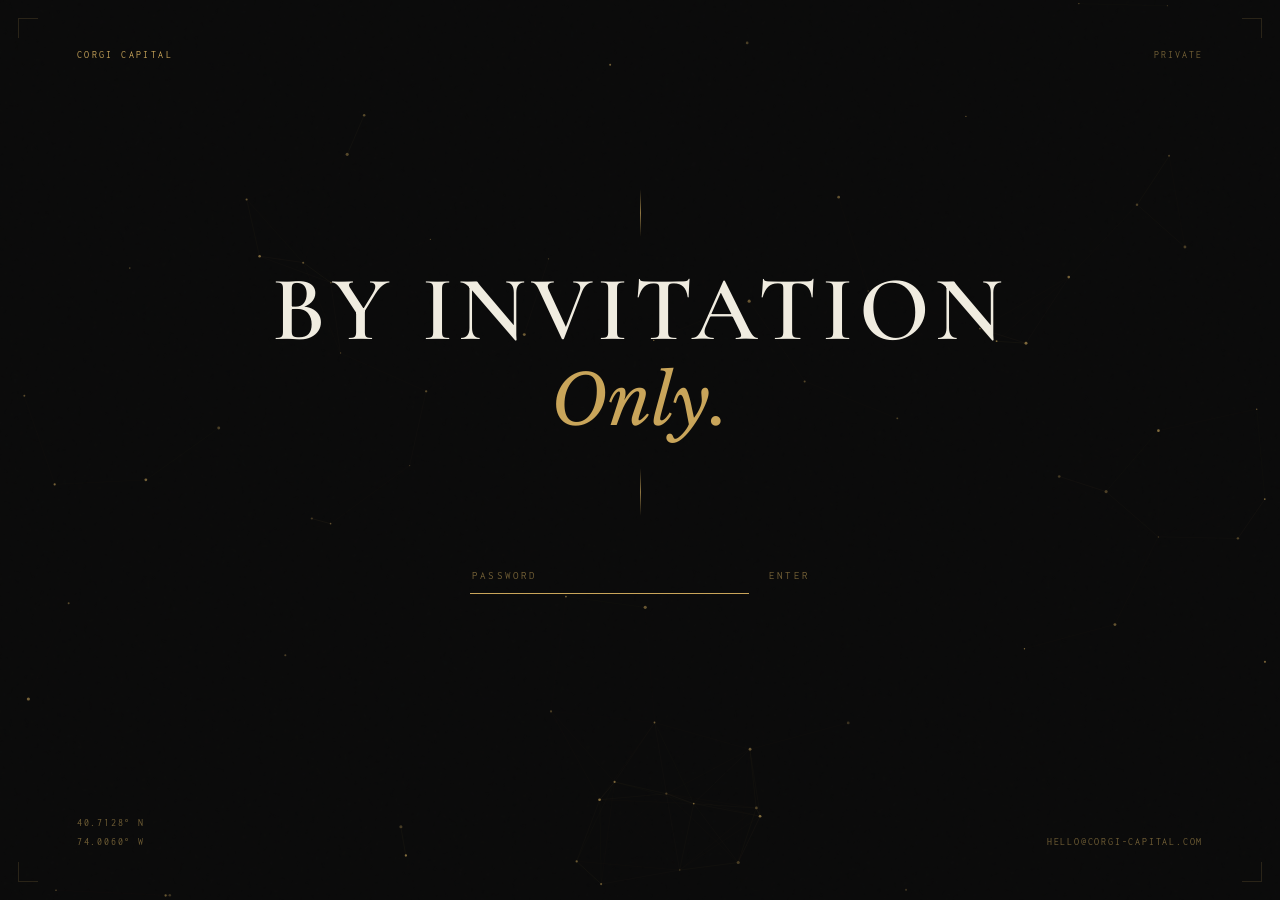
<file: events/2026/niseko/index.html>
<!doctype html>
<html lang="en"><head><meta charset="utf-8">
<meta name="viewport" content="width=device-width,initial-scale=1,viewport-fit=cover">
<meta name="robots" content="noindex,nofollow">
<title>Corgi Capital</title>
<link rel="icon" type="image/svg+xml" href="data:image/svg+xml,%3Csvg xmlns='http://www.w3.org/2000/svg' viewBox='0 0 32 32'%3E%3Crect width='32' height='32' fill='%230b0b0b'/%3E%3Cpath d='M8 14 L8 8 L14 8' stroke='%23c9a55a' stroke-width='1.5' fill='none'/%3E%3Cpath d='M24 18 L24 24 L18 24' stroke='%23c9a55a' stroke-width='1.5' fill='none'/%3E%3C/svg%3E">
<meta property="og:site_name" content="Corgi Capital">
<meta property="og:title" content="Corgi Capital">
<meta property="og:description" content="By invitation only.">
<meta property="og:image" content="https://corgi-capital.com/og-image.png">
<meta property="og:image:width" content="1200">
<meta property="og:image:height" content="630">
<meta name="twitter:card" content="summary_large_image">
<link rel="preconnect" href="https://fonts.googleapis.com">
<link rel="preconnect" href="https://fonts.gstatic.com" crossorigin>
<link rel="stylesheet" href="https://fonts.googleapis.com/css2?family=Cormorant+Garamond:ital,wght@0,400;0,600;1,400&family=Inconsolata:wght@300;400;600;700&family=Libre+Baskerville:ital,wght@1,400&family=Zen+Kaku+Gothic+New:wght@400;500;700&display=swap">
<link rel="stylesheet" href="../../../projects/group-vote/web/group-vote.css?v=2611055">
</head><body class="gv-locked">
<noscript><p style="padding:32px;font-family:Georgia,serif">This page needs JavaScript.</p></noscript>
<script>
// Only the trip id is public. The vote server sends the page itself (title, travelers, items) and the votes once the
// trip's password checks out; the page data lives in projects/group-vote/trips/, which stays out of this public repo.
window.TRIP = { id: "niseko-2027" };
</script>
<script src="../../../projects/group-vote/web/group-vote-config.js"></script>
<script src="../../../projects/group-vote/web/group-vote.js?v=2611055"></script>
</body></html>
</file>
<file: projects/group-vote/web/group-vote.css>
/* Group Vote ballot: the corgi-capital.com palette (black, ivory, gold; see VISUAL_IDENTITY.md) with a traffic-light
   vote scale. Each place is a card: a swipeable photo strip, then details, links, your vote and the group's tally.
   Before the password: a full-screen gate in the home page style (bottom of this file). */
:root{
  --bg:#0b0b0b; --surface:#131313; --surface-2:#1b1b1b; --ink:#f0ece0; --muted:rgba(240,236,224,.7); --faint:rgba(240,236,224,.46);
  --line:rgba(240,236,224,.12); --gold:#c9a55a; --gold-2:#e2c88e; --gold-dim:rgba(201,165,90,.62); --gold-line:rgba(201,165,90,.32); --gold-wash:rgba(201,165,90,.12);
  /* Badges in metal, to sit with the gold: garnet for a count of what's left, gilt for a lock. */
  --garnet:linear-gradient(150deg,#d8707a 0%,#a83643 46%,#7a1d29 100%); --gilt:linear-gradient(150deg,#f0dcaa 0%,#c9a55a 50%,#97743a 100%);
  --sheen:inset 0 1px 0 rgba(255,255,255,.3),inset 0 -1px 0 rgba(0,0,0,.25),0 0 0 1px rgba(11,11,11,.55);
  /* Vote scale, 3, 2, 1, 0 points. Chosen by measured color difference (CIEDE2000) with each color readable as text on
     the vote buttons and under black text when filled. Standard: green, light green, yellow, red. Color-blind (the
     toggle, html.cb): blue, pale blue, pale yellow, orange, which stays apart for red-green and blue-yellow color
     blindness too. */
  --must:#31aa95; --want:#9bec71; --meh:#fdcf40; --nah:#f65f56;
  --display:"Cormorant Garamond", Georgia, serif;
  --body:"Zen Kaku Gothic New", "Hiragino Sans", system-ui, -apple-system, sans-serif;
  --mono:"Inconsolata", ui-monospace, "SF Mono", Menlo, monospace;
  color-scheme:dark;
}
:root.cb{--must:#4f8ff0; --want:#b5dbfb; --meh:#ffe38a; --nah:#ec671e}
*,*::before,*::after{box-sizing:border-box}
[hidden]{display:none!important}
body{margin:0;background:var(--bg);color:var(--ink);font-family:var(--body);font-size:15px;line-height:1.5;-webkit-font-smoothing:antialiased}
body::before{content:"";position:fixed;inset:0 0 auto;height:env(safe-area-inset-top,0px);z-index:10;background:var(--bg)}
button{font:inherit;color:inherit;cursor:pointer}
:focus-visible{outline:2px solid var(--gold);outline-offset:2px}
.gv-ballot{animation:gvShow .4s ease}
@keyframes gvShow{from{opacity:0}}

/* ---------- Header ---------- */
.hd{max-width:1200px;margin:0 auto;padding:max(22px,env(safe-area-inset-top,0px)) max(16px,env(safe-area-inset-right,0px)) 22px max(16px,env(safe-area-inset-left,0px))}
.hd-top{display:flex;justify-content:space-between;align-items:center;font:400 11px/1 var(--mono);letter-spacing:.24em;text-transform:uppercase}
.mark{color:var(--gold);text-decoration:none}
.lock{padding:8px 0;border:0;background:none;color:var(--gold-dim);font:inherit;letter-spacing:.2em;text-transform:uppercase}
.lock:hover{color:var(--gold)}
.hd h1{margin:30px 0 12px;font:600 clamp(40px,6.4vw,68px)/.98 var(--display);letter-spacing:.005em;text-wrap:balance}
#intro{margin:0;max-width:70ch;color:var(--muted);font-size:15px;line-height:1.65}
/* Squad Goals: what the trip is for, under the intro. Anyone can edit them; the agent reads them. */
.goals{max-width:640px;margin-top:18px;padding:12px 16px 14px;border:1px solid var(--gold-line);border-radius:12px;background:linear-gradient(180deg,var(--gold-wash),transparent 75%)}
.goals-h{display:flex;align-items:center;justify-content:space-between;gap:10px}
.goals-t{font:400 11px var(--mono);letter-spacing:.16em;text-transform:uppercase;color:var(--gold-2)}
.goals-edit{display:inline-flex;align-items:center;gap:6px;min-height:32px;padding:4px 13px;border:1px solid var(--line);border-radius:999px;background:none;color:var(--muted);font:500 12.5px var(--body);cursor:pointer}
.goals-edit:hover{border-color:var(--gold-line);color:var(--ink)}
.goal-1{display:flex;align-items:center;gap:9px;margin:6px 0 0;font:600 26px/1.2 var(--display);color:var(--ink)}
.goal-1 .ic{width:17px;height:17px;color:var(--gold)}
.goal-2{margin:6px 0 0;padding:0 0 0 26px;color:var(--muted);font-size:14.5px;line-height:1.6}
.goal-2 li::marker{color:var(--gold-dim)}
.goals-none{margin:6px 0 0;color:var(--faint);font-size:14px}
.jump{display:flex;flex-wrap:wrap;gap:8px;margin-top:18px}
.jump[hidden]{display:none}
.jump a{display:inline-flex;align-items:baseline;gap:7px;padding:7px 14px;border:1px solid var(--gold-line);border-radius:999px;color:var(--ink);font-size:14px;text-decoration:none}
.jump a small{font:12px var(--mono);color:var(--gold-dim)}
.jump a:hover{background:var(--gold-wash)}
.banner{margin-top:16px;padding:12px 14px;border:1px solid var(--gold-line);border-radius:10px;background:var(--gold-wash);font-size:14px}
.banner[hidden]{display:none}

/* ---------- Sticky bar: who's voting and how far along ---------- */
.bar{position:sticky;top:env(safe-area-inset-top,0px);z-index:6;background:rgba(11,11,11,.88);-webkit-backdrop-filter:saturate(1.2) blur(12px);backdrop-filter:saturate(1.2) blur(12px);border-block:1px solid var(--line)}
/* The bar wraps one row of parts, ordered here: names, the count, Suggest Spot and Settings; then the page tabs, sort and
   the filter button; then the filters when opened. Phones drop the count (the progress line stays) and run names and
   Settings; the tabs; sort, filters and Suggest. */
.bar-in{max-width:1200px;margin:0 auto;padding:12px max(16px,env(safe-area-inset-right,0px)) 10px max(16px,env(safe-area-inset-left,0px));display:flex;flex-wrap:wrap;align-items:center;gap:10px 12px}
.bar-in .who{order:1;flex:1 1 auto;min-width:0}
.bar-in .counts{order:2}
.bar-in .sugg-btn{order:3}
.bar-in .gear{order:4}
.bar-in .br{order:5;flex-basis:100%;height:0}
.bar-in .tabs{order:6;flex:1 1 auto}
.bar-in .eats-tools{order:7}
.bar-in .filters{order:8;flex-basis:100%}
.gear{flex:none;display:inline-grid;place-items:center;width:40px;height:40px;padding:0;border:1px solid var(--gold-line);border-radius:50%;background:none;color:var(--gold-2)}
.gear .ic{width:19px;height:19px}
.gear:hover{border-color:var(--gold);background:var(--gold-wash)}
.tabs{display:flex;gap:6px;min-width:0;overflow-x:auto;scrollbar-width:none}
.tabs::-webkit-scrollbar{display:none}
.tab{display:inline-flex;flex:none;align-items:center;gap:7px;min-height:40px;padding:6px 14px 6px 11px;border:1px solid var(--line);border-radius:999px;background:var(--surface-2);color:var(--muted);font-size:14px;white-space:nowrap}
.tab .ic{width:15px;height:15px;color:var(--gold-dim)}
.tab b{font-weight:500}
.tab small{font:11px var(--mono);letter-spacing:.06em;color:var(--faint)}
.tab:hover{border-color:var(--gold-line);color:var(--ink)}
.tab[aria-current="page"]{border-color:var(--gold);background:var(--gold-wash);color:var(--gold-2)}
.tab[aria-current="page"] .ic{color:var(--gold-2)}
.tab[aria-current="page"] b{font-weight:700}
.tab .cnt{display:inline-grid;place-items:center;min-width:20px;height:20px;margin-right:-5px;padding:0 6px;border-radius:999px;background:var(--garnet);box-shadow:var(--sheen);color:#fff4ee;font:700 11px/1 var(--mono);text-shadow:0 1px 1px rgba(60,8,14,.45)}
/* A settled part of the plan: a gold lock where the red count would be. */
.tab .tlock{display:inline-grid;place-items:center;width:20px;height:20px;margin-right:-5px;padding:0;border-radius:999px;background:var(--gilt);box-shadow:var(--sheen)}
.tab .tlock .ic,.tab[aria-current="page"] .tlock .ic{width:12px;height:12px;color:var(--bg);stroke-width:1.9}
.eats-tools{display:flex;align-items:center;gap:8px}
.fbtn{display:inline-flex;align-items:center;gap:6px;min-height:36px;padding:5px 13px 5px 11px;border:1px solid var(--line);border-radius:999px;background:var(--surface-2);color:var(--muted);font-size:13.5px;white-space:nowrap}
.fbtn .ic{width:14px;height:14px}
.fbtn:hover,.fbtn[aria-expanded="true"]{border-color:var(--gold-line);color:var(--ink)}
.fbtn.on{border-color:var(--gold);color:var(--gold-2)}
.fcur:not(:empty)::before{content:": "}
.fcur{font-weight:600}
.hello{max-width:1200px;margin:0 auto;padding:0 max(16px,env(safe-area-inset-right,0px)) 0 max(16px,env(safe-area-inset-left,0px))}
.hello:empty{display:none}
@media (max-width:640px){
  .bar-in .counts,.bar-in .label,.tab .tw,.tab small,.sugg-btn .sl,.fbtn .fl,.fcur{display:none}
  .bar-in .gear{order:2}
  .bar-in .br{order:3}
  .bar-in .tabs{order:4;flex-basis:100%}
  .bar-in .eats-tools{order:5;flex:1 1 auto}
  .bar-in .sugg-btn{order:6}
  .bar-in .filters{order:7}
  .fbtn{padding:5px 11px}
  /* the tabs as a phone tab bar: four equal tabs, icon over label, the red count in the corner */
  .tabs{gap:5px;overflow:visible}
  .tab{position:relative;flex:1 1 0;min-width:0;flex-direction:column;justify-content:center;gap:3px;min-height:54px;padding:6px 3px 5px;border-radius:12px;font-size:11px;line-height:1.15;text-align:center;white-space:normal}
  .tab .ic{width:17px;height:17px}
  .tab b{font-weight:500}
  .tab .cnt{position:absolute;top:3px;right:4px;min-width:17px;height:17px;margin:0;padding:0 4px;font-size:10px}
  .tab .tlock{position:absolute;top:3px;right:4px;width:17px;height:17px;margin:0}
  .tab .tlock .ic,.tab[aria-current="page"] .tlock .ic{width:11px;height:11px}
}
.who .chip{min-height:40px;padding:7px 17px;font-size:15px}
.who{display:flex;flex-wrap:wrap;align-items:center;gap:8px;border-radius:999px}
.who.nudge{animation:gvNudge .9s ease 2}
@keyframes gvNudge{0%,100%{box-shadow:0 0 0 0 rgba(201,165,90,0)}50%{box-shadow:0 0 0 7px rgba(201,165,90,.35)}}
.label{font:400 11px var(--mono);letter-spacing:.18em;text-transform:uppercase;color:var(--gold-dim)}
.chips{display:flex;flex-wrap:wrap;gap:6px}
.chip{min-height:34px;padding:5px 14px;border:1px solid var(--line);border-radius:999px;background:var(--surface-2);color:var(--muted);font-size:14px;white-space:nowrap}
.chip:hover{border-color:var(--gold-line);color:var(--ink)}
.chip[aria-pressed="true"]{border-color:var(--gold);background:var(--gold);color:#0b0b0b;font-weight:700}
.counts{display:flex;gap:14px;font:400 12px var(--mono);letter-spacing:.06em;color:var(--faint);white-space:nowrap}
.status:empty{display:none}
.status{color:var(--meh)}
.progress{height:2px}
.progress i{display:block;width:0;height:100%;background:var(--gold);transition:width .35s ease}

/* ---------- Sort, filters (in the bar); vote key, colors and prices (in Settings) ---------- */
.seg{display:inline-flex;padding:3px;border:1px solid var(--line);border-radius:999px;background:var(--surface-2)}
.seg button{min-height:30px;padding:4px 16px;border:0;border-radius:999px;background:none;color:var(--muted);font-size:14px}
.seg button[aria-pressed="true"]{background:var(--ink);color:#0b0b0b;font-weight:700}
.filters{display:flex;gap:6px;min-width:0;overflow-x:auto;scrollbar-width:none}
.filters::-webkit-scrollbar{display:none}
.filters .chip{display:inline-flex;align-items:center;gap:6px;min-height:32px;padding:4px 13px;font-size:13px}
/* Needs Rating's count of spots you haven't rated: a notification-red badge in either palette. */
.chip .cnt{display:inline-grid;place-items:center;min-width:20px;height:20px;margin:-2px -5px -2px 1px;padding:0 6px;border-radius:999px;background:var(--garnet);box-shadow:var(--sheen);color:#fff4ee;font:700 11px/1 var(--mono);letter-spacing:0;text-shadow:0 1px 1px rgba(60,8,14,.45)}
.chip .cnt[hidden]{display:none}   /* nothing left to rate: no badge */
.filters .chip[aria-pressed="true"]{border-color:var(--gold);background:var(--gold-wash);color:var(--gold-2);font-weight:500}
.legend{display:flex;flex-wrap:wrap;align-items:center;gap:8px 14px;margin-left:auto}
.key{display:flex;flex-wrap:wrap;align-items:center;gap:4px 10px;font:400 12px var(--mono);letter-spacing:.08em;text-transform:uppercase;color:var(--faint)}
.key i{width:9px;height:9px;margin-right:-5px;border-radius:50%}
.key .k3,.dot.v3{background:var(--must)} .key .k2,.dot.v2{background:var(--want)} .key .k1,.dot.v1{background:var(--meh)} .key .k0,.dot.v0{background:var(--nah)}
.cbt{display:inline-flex;align-items:center;gap:6px;min-height:30px;padding:4px 11px;border:1px solid var(--line);border-radius:999px;background:none;color:var(--faint);font:400 11px var(--mono);letter-spacing:.12em;text-transform:uppercase;white-space:nowrap}
.cbt svg{width:13px;height:13px;flex:none}
.cbt:hover{border-color:var(--gold-line);color:var(--ink)}
.cbt[aria-pressed="true"]{border-color:var(--gold);background:var(--gold-wash);color:var(--gold-2)}


/* ---------- Trip Dates and Lodging, then the places' own heading ---------- */
.stages{max-width:1200px;margin:0 auto;padding:4px max(16px,env(safe-area-inset-right,0px)) 10px max(16px,env(safe-area-inset-left,0px))}
.stages[hidden]{display:none}
.stage,.eats{scroll-margin-top:calc(var(--bar-h,120px) + 12px)}
.stage-h{display:flex;flex-wrap:wrap;align-items:baseline;gap:4px 14px;margin:38px 0 6px;font:600 clamp(34px,4.6vw,44px)/1.05 var(--display)}
.stage-h[hidden]{display:none}
.stage-h small{font:400 12px var(--mono);letter-spacing:.14em;text-transform:uppercase;color:var(--gold-dim)}
.decided{margin:4px 0 2px;font:600 25px/1.2 var(--display);color:var(--gold-2)}
.stage-note{margin:0 0 6px;max-width:72ch;color:var(--muted);font:italic 400 18px/1.4 var(--display)}
.dates-w{max-width:640px;margin-top:10px;overflow-x:auto;border:1px solid var(--line);border-radius:12px;background:var(--surface)}
.dates-t{width:100%;border-collapse:collapse;font:400 13px var(--mono)}
.dates-t th,.dates-t td{padding:8px 12px;text-align:left;white-space:nowrap}
.dates-t thead th{font-size:11px;font-weight:600;letter-spacing:.12em;text-transform:uppercase;color:var(--faint)}
.dates-t tbody th{font:600 14px var(--body)}
.dates-t tbody tr{border-top:1px solid var(--line)}
.dates-t tr.me th{color:var(--gold)}
/* The Trip Map: Google's map in the page's colors, the route in gold with gilt date pills, a dot per spot. */
.map-page{max-width:1200px;margin:0 auto;padding:4px max(16px,env(safe-area-inset-right,0px)) 14px max(16px,env(safe-area-inset-left,0px))}
.map-page[hidden]{display:none}
@media (max-width:640px){.map-chip{min-height:30px;padding:4px 11px;font-size:12.5px}.map-legend{gap:6px}.trip-map{height:66vh}}
.map-views{display:inline-flex;flex-wrap:wrap;max-width:100%;margin:10px 0 0}
.map-views button[aria-pressed="true"]{background:var(--ink);color:var(--bg)}
.map-legend{display:flex;flex-wrap:wrap;gap:8px;margin:10px 0 12px}
.map-chip{display:inline-flex;align-items:center;gap:7px;min-height:34px;padding:5px 13px;border:1px solid var(--line);border-radius:999px;background:var(--surface-2);color:var(--ink);font:500 13px var(--body);cursor:pointer}
.map-chip i{width:10px;height:10px;border-radius:50%;box-shadow:0 0 0 1px rgba(255,255,255,.2)}
.map-chip i.route{width:16px;height:3px;border-radius:2px;background:var(--gilt);box-shadow:none}
.map-chip[aria-pressed="false"]{opacity:.42}
.trip-map{height:min(72vh,760px);min-height:380px;border:1px solid var(--gold-line);border-radius:14px;overflow:hidden;background:#0b0b0b}
.map-note{margin:10px 0 0;color:var(--muted);font-size:13.5px}
.map-leg,.map-pt,.map-dot,.map-pop{position:absolute}
.map-leg{pointer-events:none;transform:translate(calc(-50% + var(--dx,0px)),calc(-50% + var(--dy,0px)));padding:3px 9px;border-radius:999px;background:var(--gilt);box-shadow:var(--sheen);color:#15110a;font:600 11px/1.3 var(--mono);white-space:nowrap}
/* A named point: its dot on the spot, its label above it (moved aside, by --dx / --dy, when another is in the way). */
.map-pt{width:0;height:0;pointer-events:none}
.map-box{position:absolute;left:0;top:0;transform:translate(calc(-50% + var(--dx,0px)),calc(-100% - 10px + var(--dy,0px)));padding:5px 10px;border:1px solid var(--gold-line);border-radius:9px;background:rgba(11,11,11,.92);box-shadow:0 4px 14px rgba(0,0,0,.45);color:var(--gold-2);font:600 13px/1.25 var(--body);text-align:center;white-space:nowrap}
.map-box small{display:block;color:var(--muted);font:400 10.5px/1.45 var(--mono);letter-spacing:.03em}
.map-anchor{position:absolute;left:-4px;top:-4px;width:8px;height:8px;border-radius:50%;background:var(--gold);box-shadow:0 0 0 2px #0b0b0b}
@media (max-width:640px){.map-box{padding:4px 8px;font-size:12px}.map-box small{font-size:9.5px}.map-leg{padding:2px 7px;font-size:10px}}
/* A label moved well away from its dot keeps a thin gold line back to it. */
.map-tie{position:absolute;left:0;top:-.75px;height:1.5px;transform-origin:0 50%;background:var(--gold);opacity:.75}
.map-pt.airport .map-box{color:var(--ink)}
.map-pt.stay .map-box{display:grid;justify-items:center;border-color:var(--gold);color:var(--ink)}
.map-pt.stay .ic{width:15px;height:15px;color:var(--gold)}
.map-dot{width:14px;height:14px;padding:0;transform:translate(-50%,-50%);border:2px solid #0b0b0b;border-radius:50%;box-shadow:0 0 0 1px rgba(255,255,255,.28);cursor:pointer}
.map-dot:hover,.map-dot:focus-visible{outline:none;box-shadow:0 0 0 2px var(--gold)}
.map-pop{width:min(260px,72vw);transform:translate(-50%,calc(-100% - 14px));padding:12px 14px;border:1px solid var(--gold-line);border-radius:12px;background:var(--surface);box-shadow:0 10px 28px rgba(0,0,0,.55);color:var(--ink);font-size:13.5px;white-space:normal}
.map-pop b{display:block;padding-right:22px;font:600 19px/1.15 var(--display)}
.map-pop p{margin:4px 0 0;color:var(--muted)}
.map-pop .map-tags{color:var(--gold-2);font:400 11.5px var(--mono)}
.map-acts{display:flex;flex-wrap:wrap;gap:8px;margin-top:10px}
.map-acts .tx-b{text-decoration:none}
.map-x{position:absolute;top:6px;right:8px;border:0;background:none;color:var(--muted);font-size:15px;cursor:pointer}
/* Each person's flights under the dates: the flight numbers on one line, the legs inside. */
.flights{max-width:640px;margin-top:16px}
.flights .sg-l{margin:0 0 2px}
.fp{margin-top:8px;border:1px solid var(--line);border-radius:12px;background:var(--surface)}
.fp summary{display:flex;align-items:baseline;flex-wrap:wrap;gap:4px 12px;padding:11px 14px;cursor:pointer;list-style:none}
.fp summary::-webkit-details-marker{display:none}
.fp summary::after{content:"";flex:none;align-self:center;width:7px;height:7px;margin:0 2px 3px auto;border:solid var(--gold-dim);border-width:0 1.5px 1.5px 0;transform:rotate(45deg);transition:transform .2s}
.fp[open] summary::after{margin-bottom:-3px;transform:rotate(225deg)}
.fp summary b{font:600 15px var(--body)}
.fp.me summary b{color:var(--gold)}
/* Each journey a gilt-edged pill: the date and time in gold, then the airports with gold dots between. */
.fp-js{display:flex;flex-wrap:wrap;gap:6px}
/* The name, the journeys and the arrow on one line; on a phone the journeys go under the name, the arrow stays up top. */
.fp summary{display:grid;grid-template-columns:auto 1fr auto;align-items:center;gap:8px 12px}
.fp summary::after{grid-column:3;grid-row:1;justify-self:end;margin:0 2px 3px}
@media (max-width:640px){.fp-js{grid-column:1/-1;grid-row:2}}
.fp-j{display:inline-flex;align-items:center;gap:7px;padding:4px 11px;border:1px solid var(--gold-line);border-radius:999px;background:var(--gold-wash);font:500 12px/1.3 var(--mono);white-space:nowrap}
.fp-when{margin-right:3px;color:var(--gold-2);font-weight:600;letter-spacing:.02em}
.fp-port{color:var(--ink);letter-spacing:.08em}
.fp-dot{color:var(--gold);font-style:normal}
.fp.me .fp-j{border-color:var(--gold)}
.fp-l{margin:0;padding:0 14px 6px;list-style:none}
.fp-l li{padding:10px 0;border-top:1px solid var(--line)}
.fp-top{display:flex;align-items:baseline;gap:10px}
.fp-top b{font:600 13.5px var(--mono);color:var(--gold-2)}
.fp-top span{color:var(--faint);font:400 12px var(--mono);letter-spacing:.06em}
.fp-rt{margin-top:3px;font-size:14.5px}
.fp-tm{color:var(--muted);font:400 12.5px/1.6 var(--mono)}
.fp-note{color:var(--faint);font-size:12.5px;font-style:italic}
@media (prefers-reduced-motion:reduce){.fp summary::after{transition:none}}
/* Each stay on one row: booked ones settled, the open one gold, with its options as cards below. */
.lodges{display:grid;gap:10px;max-width:780px;margin:12px 0 0;padding:0;list-style:none}
.lodge{display:flex;align-items:flex-start;gap:14px;padding:12px 14px;border:1px solid var(--line);border-radius:12px;background:var(--surface)}
.lodge.open{border-color:var(--gold-line);background:var(--gold-wash)}
.lodge-st{flex:none;width:90px;padding-top:3px;font:600 11px var(--mono);letter-spacing:.1em;text-transform:uppercase;color:var(--must)}
.lodge.open .lodge-st{color:var(--gold-2)}
.lodge-b{display:grid;gap:3px;min-width:0}
.lodge-top{margin:0;font-size:15px}
.lodge-n{color:var(--faint);font:12px var(--mono)}
.lodge-name{margin:0;color:var(--muted);font-size:14px}
.lodge-name a{color:var(--gold-2);text-decoration:none;border-bottom:1px solid var(--gold-line)}
.lodge-name a:hover{border-color:var(--gold)}
@media (max-width:480px){.lodge{flex-direction:column;gap:4px}.lodge-st{width:auto;padding:0}}
.lead{margin:-6px 0 12px}
.lodge.place .lodge-b{gap:2px}
.lodge.place .when{margin:0}
/* A section whose picks are off: suggestions only. */
.off-tag{display:inline-block;margin-left:10px;padding:2px 9px;border:1px solid var(--gold-line);border-radius:999px;font:500 10.5px/1.5 var(--mono);letter-spacing:.1em;text-transform:uppercase;color:var(--gold-2);vertical-align:middle}
.stage-h .off-tag{align-self:center}
/* Settings */
.set .sg-l{margin-top:18px}
.set-l{margin:4px 0 0;padding:0;list-style:none}
.set-row{display:flex;align-items:center;justify-content:space-between;gap:12px;padding:9px 0;border-top:1px solid var(--line)}
.set-row:first-child{border-top:0}
.set-txt{display:grid;gap:1px;min-width:0}
.set-txt b{font-weight:500}
.set-txt small{color:var(--faint);font:400 11.5px var(--mono);letter-spacing:.06em}
.switch{position:relative;flex:none;display:inline-flex;align-items:center;justify-content:flex-end;width:66px;height:32px;padding:0 10px;border:1px solid var(--line);border-radius:999px;background:var(--surface-2);color:var(--muted);font:600 11px var(--mono);letter-spacing:.1em;text-transform:uppercase}
.switch::before{content:"";position:absolute;left:4px;top:4px;width:22px;height:22px;border-radius:50%;background:var(--faint);transition:transform .2s}
.switch[aria-checked="true"]{justify-content:flex-start;border-color:var(--gold);background:var(--gold-wash);color:var(--gold-2)}
.switch[aria-checked="true"]::before{transform:translateX(34px);background:var(--gold)}
.switch.ai{width:84px}
.switch.ai[aria-checked="true"]::before{transform:translateX(52px)}
/* The plan's parts: a lock beside the switch. Gilt when locked. */
.set-ctl{display:flex;flex:none;align-items:center;gap:8px}
.lockbtn{display:inline-grid;place-items:center;width:36px;height:32px;padding:0;border:1px solid var(--line);border-radius:999px;background:var(--surface-2);color:var(--faint);cursor:pointer}
.lockbtn .ic{width:15px;height:15px}
.lockbtn:hover{border-color:var(--gold-line);color:var(--ink)}
.lockbtn[aria-pressed="true"]{border-color:transparent;background:var(--gilt);box-shadow:var(--sheen);color:#15110a}
.set-ask{margin:0 0 6px;padding:12px;border:1px solid var(--gold-line);border-radius:10px;background:var(--gold-wash);font-size:13.5px;line-height:1.55}
.set-ask p{margin:0}
.set-disp{display:flex;flex-wrap:wrap;align-items:center;gap:10px}
.set-lbl{margin-left:4px;font:400 11px var(--mono);letter-spacing:.14em;text-transform:uppercase;color:var(--faint)}
.set-key{margin:6px 0 2px}
@media (prefers-reduced-motion:reduce){.switch::before{transition:none}}
.eats{max-width:1200px;margin:0 auto;padding:0 max(16px,env(safe-area-inset-right,0px)) 0 max(16px,env(safe-area-inset-left,0px))}
.eats>.stage-h{margin-top:30px}

/* ---------- Regions ---------- */
.list{max-width:1200px;margin:0 auto;padding:4px max(16px,env(safe-area-inset-right,0px)) max(40px,calc(env(safe-area-inset-bottom,0px) + 24px)) max(16px,env(safe-area-inset-left,0px))}
.region{scroll-margin-top:calc(var(--bar-h,120px) + 12px)}   /* --bar-h: the sticky bar's height, set by the page */
.sec{display:flex;align-items:baseline;gap:12px;margin:34px 0 4px;font:600 34px/1.1 var(--display)}
.sec small{font:400 12px var(--mono);letter-spacing:.14em;text-transform:uppercase;color:var(--gold-dim)}
.known{margin:0 0 6px;max-width:72ch;color:var(--muted);font:italic 400 19px/1.4 var(--display)}
.sub{display:flex;align-items:baseline;gap:10px;margin:22px 0 12px;font:400 12px var(--mono);letter-spacing:.18em;text-transform:uppercase;color:var(--gold)}
.sub small{font-size:12px;color:var(--gold-dim)}
.grid{display:grid;grid-template-columns:repeat(auto-fill,minmax(min(100%,330px),1fr));gap:18px;margin-top:14px}
.sub+.grid{margin-top:0}
.callout{margin:18px 0 0;padding:14px 16px;border:1px solid var(--gold-line);border-radius:12px;background:var(--gold-wash)}
.empty{padding:28px 0;color:var(--muted)}

/* ---------- Card ---------- */
.card{display:flex;flex-direction:column;min-width:0;overflow:hidden;border:1px solid var(--line);border-radius:14px;background:var(--surface)}
.ph{position:relative;aspect-ratio:4/3;overflow:hidden;background:radial-gradient(120% 90% at 50% 40%,#23201a,#141414)}
.ph-art{position:absolute;inset:0;display:grid;place-items:center;transition:opacity .3s}
.ph-art svg{width:44%;height:auto}
.ph.has-photo .ph-art{opacity:0}
.ph-track{position:absolute;inset:0;display:flex;overflow-x:auto;overflow-y:hidden;scroll-snap-type:x mandatory;overscroll-behavior-x:contain;scrollbar-width:none}
.ph-track::-webkit-scrollbar{display:none}
.ph-track:focus-visible{outline-offset:-3px}
.ph-slide{position:relative;flex:0 0 100%;scroll-snap-align:center;scroll-snap-stop:always}
.ph-slide.on{cursor:zoom-in}
.ph-slide img{display:block;width:100%;height:100%;object-fit:cover;opacity:0;transition:opacity .35s ease}
.ph-slide.on img{opacity:1}
.ph::after{content:"";position:absolute;inset:auto 0 0;height:46px;background:linear-gradient(transparent,rgba(0,0,0,.45));pointer-events:none}
.ph-dots{position:absolute;left:0;right:0;bottom:10px;z-index:2;display:flex;justify-content:center;gap:6px;pointer-events:none}
.ph-dots i{width:6px;height:6px;border-radius:50%;background:rgba(255,255,255,.5);transition:background .2s,transform .2s}
.ph-dots i.on{background:#fff;transform:scale(1.25)}
.ph-nav{position:absolute;top:50%;z-index:2;width:34px;height:34px;margin-top:-17px;border:0;border-radius:50%;background:rgba(11,11,11,.62);color:#fff;font-size:20px;line-height:1;opacity:0;transition:opacity .2s}
.ph-nav.prev{left:10px}
.ph-nav.next{right:10px}
.ph:hover .ph-nav{opacity:1}
.ph-nav[hidden]{display:none}
@media (hover:none){.ph-nav{display:none}}
.ph-rank{position:absolute;top:10px;right:10px;z-index:2;padding:3px 9px;border-radius:999px;background:var(--gold);color:#0b0b0b;font:700 13px var(--mono)}
.cb{display:flex;flex:1;flex-direction:column;gap:8px;padding:14px 16px 16px}
.dish{margin:0;font:600 26px/1.06 var(--display)}
.place{color:var(--muted);font-size:14px}
.tags{display:flex;flex-wrap:wrap;align-items:center;gap:6px}
.score{margin-right:4px;font:600 13px var(--mono);letter-spacing:.04em;color:var(--gold)}
/* A number colored along the vote scale, mixed from the vote colors (so the color-blind toggle recolors it too):
   --t 0 is NAH red, 1/3 MEH yellow, 2/3 I WANT light green, 1 MUST green. Used for the Tabelog score (its rank in the
   region) and the group's points (their average vote). */
.score .grad,.total.grad{--p1:calc(clamp(0, var(--t) * 3, 1) * 100%); --p2:calc(clamp(0, var(--t) * 3 - 1, 1) * 100%); --p3:calc(clamp(0, var(--t) * 3 - 2, 1) * 100%);
  color:color-mix(in oklab, var(--must) var(--p3), color-mix(in oklab, var(--want) var(--p2), color-mix(in oklab, var(--meh) var(--p1), var(--nah))))}
/* Award, tier and kind pills: one shape, one height. */
.badge,.tag{display:inline-flex;align-items:center;gap:5px;padding:2px 10px;border:1px solid var(--line);border-radius:999px;font:500 12px/1.4 var(--body);white-space:nowrap}
.badge{border-color:var(--gold-line);color:var(--gold-2)}
.tag{padding-left:8px;color:var(--muted)}
.tag.spec{border-color:var(--gold-line);color:var(--gold-2)}
.ic{width:13px;height:13px;flex:none;fill:none;stroke:currentColor;stroke-width:1.4;stroke-linecap:round;stroke-linejoin:round}
.note{margin:0;color:var(--muted);font-size:13.5px;line-height:1.6}
/* Links, vote and tally: pinned to the foot of the card with fixed gaps; any spare height goes above them. */
.act{display:flex;flex-direction:column;gap:12px;margin-top:auto;padding-top:6px}
.links{display:flex;flex-wrap:wrap;gap:8px}
.lnk{display:inline-flex;align-items:center;gap:5px;min-height:32px;padding:5px 13px;border:1px solid rgba(240,236,224,.28);border-radius:999px;color:var(--ink);font-size:13px;line-height:1;text-decoration:none;white-space:nowrap}
.lnk svg{width:13px;height:13px;flex:none;fill:currentColor}
.lnk:hover{border-color:var(--gold);color:var(--gold-2)}
.vote{display:grid;grid-template-columns:repeat(4,1fr);gap:6px}
.vote button{min-height:44px;padding:4px 2px;border:1px solid var(--line);border-radius:10px;background:var(--surface-2);font:600 13px var(--mono);letter-spacing:.1em;text-transform:uppercase;white-space:nowrap;transition:background .15s,border-color .15s,color .15s}
.vote button[data-v="3"]{color:var(--must)} .vote button[data-v="2"]{color:var(--want)} .vote button[data-v="1"]{color:var(--meh)} .vote button[data-v="0"]{color:var(--nah)}
.vote button:hover{border-color:currentColor}
.vote button[aria-pressed="true"]{border-color:transparent;color:#0b0b0b;font-weight:700}
.vote button[aria-pressed="true"][data-v="3"]{background:var(--must)} .vote button[aria-pressed="true"][data-v="2"]{background:var(--want)}
.vote button[aria-pressed="true"][data-v="1"]{background:var(--meh)} .vote button[aria-pressed="true"][data-v="0"]{background:var(--nah)}
.tally{display:flex;align-items:center;gap:8px;font:400 12px var(--mono);color:var(--faint)}
.total{font:600 22px/1 var(--mono);color:var(--ink)}
.pts{margin-right:4px}
.dots{display:flex;gap:5px;margin-left:auto}
.dot{display:grid;place-items:center;width:27px;height:27px;border:1px dashed rgba(240,236,224,.3);border-radius:50%;color:var(--faint);font:700 11px var(--mono)}
.dot.v3,.dot.v2,.dot.v1,.dot.v0{border:0;color:#0b0b0b}
/* Group Tastes thumbs: up for a good pick (the agent looks for more like it), down to take it off the list. */
.thumbs{display:flex;align-items:center;gap:8px}
.th-l{margin-right:auto;font:400 11px var(--mono);letter-spacing:.14em;text-transform:uppercase;color:var(--faint)}
.th{display:inline-flex;align-items:center;gap:6px;min-height:34px;padding:4px 12px;border:1px solid var(--line);border-radius:999px;background:var(--surface-2);color:var(--muted);font-size:13px}
.th .ic{width:15px;height:15px}
.th.down .ic{transform:rotate(180deg)}
.th:hover{border-color:var(--gold-line);color:var(--ink)}
.th.up[aria-pressed="true"]{border-color:var(--must);color:var(--must)}
.th.up[aria-pressed="true"] .ic{fill:currentColor;fill-opacity:.25}
.th-n{font:600 12px var(--mono)}
.th-n:empty{display:none}
.th.down:hover{border-color:var(--nah);color:var(--nah)}
.th.down[aria-disabled="true"]{opacity:.45}
.th.down[aria-disabled="true"]:hover{border-color:var(--line);color:var(--muted)}

/* ---------- Toast ---------- */
.toast{position:fixed;left:50%;bottom:calc(20px + env(safe-area-inset-bottom,0px));z-index:30;padding:10px 16px;border:1px solid var(--gold-line);border-radius:999px;background:#1d1d1d;color:var(--ink);font-size:14px;opacity:0;pointer-events:none;transform:translate(-50%,16px);transition:opacity .2s,transform .2s}
.toast.show{opacity:1;transform:translate(-50%,0)}
.toast.act{display:flex;align-items:center;gap:14px;padding:6px 6px 6px 18px;white-space:nowrap}
.toast.act.show{pointer-events:auto}
.toast-b{padding:6px 15px;border:1px solid var(--gold);border-radius:999px;background:var(--gold-wash);color:var(--gold-2);font-size:13px;font-weight:600}
.toast-b:hover{background:var(--gold);color:#0b0b0b}

/* ---------- Full-screen photo viewer ---------- */
body.lb-open{overflow:hidden}
.lb{position:fixed;inset:0;z-index:20;display:flex;flex-direction:column;background:rgba(6,6,6,.96);color:#fff;
  padding:env(safe-area-inset-top,0px) env(safe-area-inset-right,0px) env(safe-area-inset-bottom,0px) env(safe-area-inset-left,0px);animation:gvShow .2s ease}
.lb-bar{display:flex;flex-wrap:wrap;align-items:center;gap:10px 14px;padding:12px 16px}
.lb-title{flex:1 1 220px;min-width:0;color:rgba(255,255,255,.72);font-size:14px}
.lb-title b{font:600 19px var(--display);color:#fff}
.lb-all{padding:7px 12px;border:1px solid rgba(255,255,255,.4);border-radius:999px;color:#fff;font-size:13px;line-height:1;text-decoration:none;white-space:nowrap}
.lb-all:hover{background:#fff;color:#0b0b0b}
.lb-x{width:36px;height:36px;border:1px solid rgba(255,255,255,.4);border-radius:999px;background:none;color:#fff;font-size:15px;line-height:1}
.lb-track{flex:1;min-height:0;display:flex;overflow-x:auto;overflow-y:hidden;scroll-snap-type:x mandatory;overscroll-behavior:contain;scrollbar-width:none}
.lb-track::-webkit-scrollbar{display:none}
.lb-slide{display:flex;flex:0 0 100%;flex-direction:column;min-width:0;margin:0;padding:0 16px;scroll-snap-align:center;scroll-snap-stop:always}
.lb-img{position:relative;flex:1;min-height:0}
.lb-img img{position:absolute;inset:0;max-width:100%;max-height:100%;margin:auto;border-radius:6px;opacity:0;transition:opacity .3s}
.lb-slide.on .lb-img img{opacity:1}
.lb-wait{position:absolute;inset:0;display:grid;place-items:center;padding:16px;color:rgba(255,255,255,.6);font-size:13px;text-align:center}
.lb-credit{min-height:26px;padding-top:8px;color:rgba(255,255,255,.55);font-size:12px;text-align:center}
.lb-credit a{display:inline-flex;align-items:center;gap:6px;color:inherit;text-decoration:none}
.lb-credit a:hover{color:#fff}
.lb-credit .av{width:18px;height:18px;border-radius:50%}
.lb-nav{display:flex;align-items:center;justify-content:center;gap:20px;padding:10px 16px 14px}
.lb-nav[hidden]{display:none}
.lb-nav button{width:40px;height:40px;border:1px solid rgba(255,255,255,.4);border-radius:999px;background:none;color:#fff;font-size:22px;line-height:1}
.lb-nav button:disabled{opacity:.3;cursor:default}
.lb-count{min-width:52px;color:rgba(255,255,255,.75);font:13px var(--mono);text-align:center}
.lb a:focus-visible,.lb button:focus-visible{outline:2px solid #fff;outline-offset:2px}
@media (prefers-reduced-motion:reduce){.sugs-busy::after,.sug.working .sug-st::after{animation:none}.gv-ballot,.lb{animation:none}.ph-slide img,.ph-art,.lb-img img,.progress i{transition:none}}

/* ---------- Scoreboard and itinerary flags ---------- */
.board{max-width:640px;margin-top:20px;padding:12px 14px;overflow-x:auto;border:1px solid var(--line);border-radius:12px;background:var(--surface)}
.board-t{width:100%;border-collapse:collapse;font:400 13px var(--mono)}
.board-t th,.board-t td{padding:6px 8px;text-align:center;white-space:nowrap}
.board-t thead th{font-size:11px;font-weight:600;letter-spacing:.12em;text-transform:uppercase;color:var(--faint)}
.board-t thead th:first-child{color:var(--gold-dim);font-weight:400;text-align:left}
.board-t thead .c3{color:var(--must)} .board-t thead .c2{color:var(--want)} .board-t thead .c1{color:var(--meh)} .board-t thead .c0{color:var(--nah)}
.board-t tbody th{font:600 14px var(--body);text-align:left}
.board-t tbody tr{border-top:1px solid var(--line)}
.board-t tr.me th{color:var(--gold)}
.board-t .rated{color:var(--faint)}
.board-note{margin:8px 0 2px;color:var(--faint);font-size:12.5px}
.ph-slot{position:absolute;top:10px;left:10px;z-index:2;padding:4px 10px;border-radius:999px;background:var(--must);color:#0b0b0b;font:700 12px var(--mono);letter-spacing:.03em}

/* ---------- Region timing, section notes, currency ---------- */
.when{margin:2px 0 8px;font:400 12px/1.8 var(--mono);letter-spacing:.03em;color:var(--gold-dim)}
/* Dates bright and bold, times gold, so "2/19" and "1PM" read apart; a stay never breaks across lines. */
.when .stay{display:block;white-space:nowrap}   /* each stay on its own line */
.when .w{color:var(--muted)}
.when .d{color:var(--ink);font-weight:600}
.when .t{color:var(--gold)}
.when .sep{color:var(--faint)}
.tastes-btn{display:inline-grid;place-items:center;width:28px;height:28px;margin-left:2px;padding:0;border:1px solid var(--gold-line);border-radius:50%;background:none;color:var(--gold-2);align-self:center;margin:-8px 0 -8px 2px}
.tastes-btn:hover{border-color:var(--gold);background:var(--gold-wash)}
.tastes-btn .ic{width:14px;height:14px}
.subnote{margin:-4px 0 12px;max-width:72ch;color:var(--muted);font:italic 400 17px/1.4 var(--display)}
.seg.cur{padding:2px}
.seg.cur button{min-height:26px;padding:2px 11px;font:400 11px var(--mono);letter-spacing:.12em}
.tag.ig{border-color:var(--gold-line);color:var(--gold-2);text-decoration:none}
.tag.ig:hover{border-color:var(--gold)}

/* ---------- Suggest Spot ---------- */
.sugg-btn{display:inline-flex;align-items:center;gap:6px;min-height:40px;padding:7px 16px 7px 13px;border:1px solid var(--gold);border-radius:999px;background:var(--gold-wash);color:var(--gold-2);font-size:14px;font-weight:500;white-space:nowrap}
.sugg-btn:hover{background:var(--gold);color:#0b0b0b}
.sugg-btn .ic{width:14px;height:14px;stroke-width:1.8}
/* Updates: one line (the newest, or what's in progress) until opened. */
.sugs{max-width:640px;margin-top:16px;border:1px solid var(--line);border-radius:12px;background:var(--surface)}
.sugs[hidden]{display:none}
.sugs summary{display:flex;align-items:center;gap:12px;min-height:44px;padding:8px 14px;cursor:pointer;list-style:none}
.sugs summary::-webkit-details-marker{display:none}
.sugs summary::after{content:"";flex:none;width:7px;height:7px;margin:0 2px 3px auto;border:solid var(--gold-dim);border-width:0 1.5px 1.5px 0;transform:rotate(45deg);transition:transform .2s}
.sugs[open] summary::after{margin-bottom:-3px;transform:rotate(225deg)}
.sugs summary:hover .sugs-h{color:var(--gold)}
.sugs-h{flex:none;font:400 11px var(--mono);letter-spacing:.18em;text-transform:uppercase;color:var(--gold-dim)}
.sugs-last,.sugs-busy,.sugs-held{min-width:0;overflow:hidden;color:var(--muted);font-size:13.5px;white-space:nowrap;text-overflow:ellipsis}
.sugs-held{color:var(--gold-2)}
.sugs-busy{color:var(--gold-2)}
.sugs-busy::after{content:"";display:inline-block;width:9px;height:9px;margin-left:8px;border:1.5px solid currentColor;border-right-color:transparent;border-radius:50%;vertical-align:-1px;animation:gvSpin .8s linear infinite}
.sugs-l{margin:0;padding:0 14px 6px;list-style:none;border-top:1px solid var(--line)}
.sug{display:flex;flex-wrap:wrap;align-items:baseline;gap:2px 12px;padding:8px 0;border-top:1px solid var(--line);color:var(--muted);font-size:13.5px;line-height:1.5}
.sug:first-child{border-top:0}
.sug-st{flex:none;width:118px;font:600 11px var(--mono);letter-spacing:.08em;text-transform:uppercase}
.sug.added .sug-st{color:var(--must)} .sug.duplicate .sug-st{color:var(--meh)} .sug.rejected .sug-st,.sug.failed .sug-st{color:var(--nah)}
.sug.queued .sug-st,.sug.working .sug-st,.sug.held .sug-st{color:var(--gold-2)}
.sug.declined .sug-st{color:var(--faint)}
.sug.working .sug-st::after{content:"";display:inline-block;width:9px;height:9px;margin-left:7px;border:1.5px solid currentColor;border-right-color:transparent;border-radius:50%;vertical-align:-1px;animation:gvSpin .8s linear infinite}
@keyframes gvSpin{to{transform:rotate(360deg)}}
.sug-txt{flex:1 1 260px;min-width:0}
.sug-see{padding:3px 11px;border:1px solid var(--gold-line);border-radius:999px;background:none;color:var(--gold-2);font-size:12px}
.sug-see:hover{border-color:var(--gold)}
.sug-see.go{border-color:var(--gold);background:var(--gold);color:#0b0b0b;font-weight:700}
.fits{display:flex;align-items:flex-start;gap:6px;margin:0;color:var(--gold-2);font-size:12.5px;line-height:1.5}
.fits .ic{margin-top:2px}
.sugg-by{margin:0;color:var(--gold-dim);font-size:12.5px}
.sugg-by q{margin-left:6px;color:var(--muted);font-style:italic}
.card.flash{animation:gvFlash 2.6s ease}
@keyframes gvFlash{0%,45%{box-shadow:0 0 0 2px var(--gold)}100%{box-shadow:0 0 0 0 rgba(201,165,90,0)}}
.sg{position:fixed;inset:0;z-index:25;display:grid;place-items:center;padding:16px;background:rgba(6,6,6,.8);animation:gvShow .15s ease}
.sg-card{width:min(520px,100%);max-height:calc(100dvh - 32px);overflow:auto;margin:0;padding:22px 20px 16px;border:1px solid var(--gold-line);border-radius:16px;background:#151515;box-shadow:0 24px 70px rgba(0,0,0,.6)}
.sg-card h2{margin:0 0 8px;font:600 30px/1.05 var(--display)}
.sg-help{margin:0 0 6px;color:var(--muted);font-size:13.5px;line-height:1.6}
.sg-l{display:block;margin:12px 0 6px;font:400 11px var(--mono);letter-spacing:.16em;text-transform:uppercase;color:var(--gold-dim)}
.sg-l span{letter-spacing:.04em;text-transform:none;color:var(--faint)}
.sg textarea,.sg input{display:block;width:100%;padding:10px 12px;border:1px solid var(--line);border-radius:10px;background:var(--bg);color:var(--ink);font:400 15px/1.5 var(--body)}
.sg textarea{min-height:104px;resize:vertical;font:400 13.5px/1.55 var(--mono)}
.sg textarea.gl{min-height:84px;font:400 15px/1.5 var(--body)}
/* Categories: each a name, what goes in it, and move or remove buttons. */
.cat-edit{margin-top:10px}
.cat-l{margin:6px 0 0;padding:0;list-style:none}
.cat-row{padding:10px 0;border-top:1px solid var(--line)}
.cat-top{display:flex;align-items:center;gap:6px}
.sg .cat-label{flex:1;width:auto;min-width:0;font-weight:500}
.sg .cat-about{margin-top:6px;padding:8px 12px;color:var(--muted);font-size:13.5px}
.cat-b{flex:none;min-width:36px;height:36px;padding:0 8px;border:1px solid var(--line);border-radius:9px;background:none;color:var(--muted);font:500 14px var(--body);cursor:pointer}
.cat-b:hover{border-color:var(--gold-line);color:var(--ink)}
.cat-row.gone .cat-label,.cat-row.gone .cat-about{opacity:.4;text-decoration:line-through}
.cat-note{margin:5px 0 0;color:var(--meh);font-size:12.5px}
.cat-note:empty{display:none}
.cat-add{margin-top:12px}
.sg textarea:focus,.sg input:focus{outline:none;border-color:var(--gold)}
.sg-msg{min-height:1.5em;margin:10px 0 0;color:var(--meh);font-size:13px}
.sg-row{display:flex;justify-content:flex-end;gap:10px;margin-top:6px}
.sg-row button{min-height:42px;padding:8px 20px;border-radius:999px;font-size:14px}
.sg-cancel{border:1px solid var(--line);background:none;color:var(--muted)}
.sg-cancel:hover{color:var(--ink)}
.sg-go{border:0;background:var(--gold);color:#0b0b0b;font-weight:700}
.sg-go:disabled{opacity:.6;cursor:default}
/* Group Tastes dialog: the tastes as they stand (the agent's short lists, or its notes), then the comment box. */
.sg-card:focus{outline:none}
.sg-now{margin:2px 0 14px;padding-bottom:16px;border-bottom:1px solid var(--line)}
.sg-now .tl{display:grid;gap:7px;margin:4px 0 0;padding:0;list-style:none}
.sg-now .tl li{display:flex;align-items:flex-start;gap:9px;color:var(--ink);font-size:14.5px;line-height:1.45}
.sg-now .tl .ic{width:14px;height:14px;margin-top:3px}
.sg-now .tl .loves .ic{color:var(--gold)}
.sg-now .tl .avoids{color:var(--muted)}
.sg-now .tl .avoids .ic{color:var(--nah)}
.sg-brief{max-height:9.6em;overflow:auto;margin:4px 0 0;color:var(--muted);font-size:13.5px;line-height:1.6}
.sg-now .sg-l{margin-top:16px}
.tx{display:flex;flex-wrap:wrap;gap:8px}
.tx-b{display:inline-flex;align-items:center;gap:7px;min-height:36px;padding:7px 14px;border:1px solid var(--gold-line);border-radius:999px;background:none;color:var(--gold-2);font-size:13.5px;line-height:1.3;text-align:left;cursor:pointer}
.tx-b:hover{border-color:var(--gold);background:var(--gold-wash)}
.tx-b .ic{width:13px;height:13px}
@media (max-width:640px){.sug-st{width:auto}
  .bar-in{padding-top:12px;padding-bottom:12px}.who .chip{padding:7px 15px}.sugg-btn{font-size:14px}}
@media (prefers-reduced-motion:reduce){.card.flash,.sg{animation:none}.sug.working .sug-st::after{animation:none}}

/* ---------- Password gate: the home page's palette, type and motion (see VISUAL_IDENTITY.md) ---------- */
body.gv-locked{margin:0;background:#0b0b0b;color:#f0ece0;color-scheme:dark}
.gate,.gate *,.gate ::before,.gate ::after{box-sizing:border-box}
body.gv-locked::before{background:#0b0b0b}
.gate{--g-ivory:#f0ece0;--g-gold:#c9a55a;--g-dim:rgba(201,165,90,.55);--g-line:rgba(201,165,90,.22);--g-ease:cubic-bezier(.16,1,.3,1);
  position:relative;min-height:100vh;min-height:100dvh;display:grid;grid-template-rows:auto 1fr auto;
  padding:max(clamp(24px,4vw,48px),env(safe-area-inset-top,0px)) max(clamp(32px,6vw,80px),env(safe-area-inset-right,0px)) max(clamp(24px,4vw,48px),env(safe-area-inset-bottom,0px)) max(clamp(32px,6vw,80px),env(safe-area-inset-left,0px));
  color:var(--g-ivory);font-family:"Cormorant Garamond",Georgia,serif;-webkit-font-smoothing:antialiased;transition:opacity .35s ease}
.gate.leaving{opacity:0}
.gate-field,.gate-grain{position:fixed;inset:0;pointer-events:none}
.gate-field{z-index:0}
.gate-grain{z-index:1;opacity:.01;background-image:url("data:image/svg+xml,%3Csvg viewBox='0 0 200 200' xmlns='http://www.w3.org/2000/svg'%3E%3Cfilter id='n'%3E%3CfeTurbulence type='fractalNoise' baseFrequency='0.85' numOctaves='4' stitchTiles='stitch'/%3E%3C/filter%3E%3Crect width='100%25' height='100%25' filter='url(%23n)'/%3E%3C/svg%3E")}
.gate-top,.gate-center,.gate-bottom{position:relative;z-index:2}
.gate-corner{position:fixed;z-index:3;width:20px;height:20px;opacity:0;animation:gvFadeIn 1s ease 1s forwards}
.gate-corner.tl{top:18px;left:18px;border-top:1px solid var(--g-line);border-left:1px solid var(--g-line)}
.gate-corner.tr{top:18px;right:18px;border-top:1px solid var(--g-line);border-right:1px solid var(--g-line)}
.gate-corner.bl{bottom:18px;left:18px;border-bottom:1px solid var(--g-line);border-left:1px solid var(--g-line)}
.gate-corner.br{bottom:18px;right:18px;border-bottom:1px solid var(--g-line);border-right:1px solid var(--g-line)}
.gate-top,.gate-bottom{display:flex;justify-content:space-between;gap:16px;font-family:"Inconsolata",monospace;text-transform:uppercase;font-size:clamp(9px,.78vw,11px);color:var(--g-dim);opacity:0}
.gate-top{align-items:flex-start;letter-spacing:.2em;animation:gvFadeUp 1s var(--g-ease) .15s forwards}
.gate-bottom{align-items:flex-end;letter-spacing:.18em;animation:gvFadeUp 1s var(--g-ease) .25s forwards}
.gate-mark{position:relative;color:var(--g-gold);letter-spacing:.24em;text-decoration:none}
.gate-coords{position:relative;line-height:1.9}
.gate-mark:hover::after,.gate-coords:hover::after{content:" \1F43E";font-size:10px;filter:sepia(1) saturate(3) brightness(2) hue-rotate(5deg)}
.gate-contact{position:relative;color:var(--g-dim);text-decoration:none;padding-bottom:2px;transition:color .25s ease}
.gate-contact::after{content:"";position:absolute;left:0;bottom:0;width:0;height:1px;background:var(--g-gold);transition:width .4s var(--g-ease)}
.gate-contact:hover{color:var(--g-gold)}
.gate-contact:hover::after{width:100%}
.gate-contact:hover::before{content:"\1F43E  ";font-size:10px;filter:sepia(1) saturate(3) brightness(2) hue-rotate(5deg)}
.gate-center{display:flex;flex-direction:column;align-items:center;justify-content:center;text-align:center;padding-block:32px;transform:translateY(-3vh)}
.gate-line{width:1px;height:0;background:linear-gradient(to bottom,transparent,rgba(201,165,90,.7),transparent);animation:gvGrow 1s var(--g-ease) forwards}
.gate-line.top{margin-bottom:32px;animation-delay:.5s}
.gate-line.bottom{margin-top:32px;animation-delay:1.1s}
.gate-title{margin:0;font-family:"Cormorant Garamond",Georgia,serif;font-weight:600;font-size:clamp(44px,7.2vw,116px);line-height:.9;letter-spacing:.06em;text-transform:uppercase;text-wrap:balance;opacity:0;animation:gvFadeUp 1s var(--g-ease) .3s forwards}
.gate-gold{margin:.22em 0 0;font-family:"Libre Baskerville",Georgia,serif;font-style:italic;font-weight:400;font-size:clamp(34px,5.4vw,88px);line-height:1;letter-spacing:.01em;color:var(--g-gold);opacity:0;animation:gvFadeUp 1s var(--g-ease) .45s forwards}
.gate-form{display:flex;align-items:baseline;gap:20px;width:min(340px,100%);margin-top:40px;opacity:0;animation:gvFadeUp 1s var(--g-ease) .7s forwards}
.gate-form[hidden]{display:none}
.gate-form input{flex:1;min-width:0;background:transparent;border:0;border-bottom:1px solid var(--g-line);border-radius:0;padding:8px 2px;color:var(--g-ivory);caret-color:var(--g-gold);font:400 16px/1.3 "Inconsolata",monospace;letter-spacing:.2em;outline:none;transition:border-color .25s ease}
.gate-form input::placeholder{color:var(--g-dim);font-size:11px;letter-spacing:.2em;text-transform:uppercase}
.gate-form input:focus{border-bottom-color:var(--g-gold)}
.gate-form input::selection{background:rgba(201,165,90,.35);color:#f0ece0}
.gate-form input:-webkit-autofill{-webkit-text-fill-color:#f0ece0;-webkit-box-shadow:0 0 0 40px #0b0b0b inset}
.gate-form button{position:relative;background:none;border:0;border-radius:0;padding:8px 0;color:var(--g-dim);font:400 11px/1.3 "Inconsolata",monospace;letter-spacing:.2em;text-transform:uppercase;transition:color .25s ease}
.gate-form button::after{content:"";position:absolute;left:0;bottom:4px;width:0;height:1px;background:var(--g-gold);transition:width .4s var(--g-ease)}
.gate-form button:hover,.gate-form button:focus-visible{color:var(--g-gold);outline:none}
.gate-form button:hover::after,.gate-form button:focus-visible::after{width:100%}
.gate-form button:disabled{opacity:.5;cursor:default}
/* A remembered password: entered and locked while a gold line fills (the server checks meanwhile), then it opens. */
.gate-form.auto{position:relative}
.gate-form.auto::after{content:"";position:absolute;left:0;bottom:0;width:0;height:1px;background:linear-gradient(90deg,var(--g-gold),#f0dcaa);box-shadow:0 0 8px rgba(201,165,90,.6);animation:gvFill 1.4s var(--g-ease) .85s forwards}
.gate-form.auto button,.gate-form.auto button:disabled{display:inline-flex;align-items:center;gap:7px;color:var(--g-gold);opacity:1}
.gate-form.auto button .ic{width:13px;height:13px;transition:transform .35s var(--g-ease)}
.gate-form.auto.open button{color:var(--g-ivory)}
.gate-form.auto.open button .ic{transform:translateY(-1px) rotate(-8deg)}
@keyframes gvFill{to{width:100%}}
.gate-msg{min-height:1.9em;margin:20px 0 0;font:400 11px/1.9 "Inconsolata",monospace;letter-spacing:.18em;text-transform:uppercase;color:var(--g-ivory);opacity:0;animation:gvFadeUp 1s var(--g-ease) .7s forwards}
@keyframes gvFadeUp{from{opacity:0;transform:translateY(16px)}to{opacity:1;transform:none}}
@keyframes gvFadeIn{from{opacity:0}to{opacity:.75}}
@keyframes gvGrow{to{height:48px}}
@media (max-width:640px){
  .gate{padding:max(28px,env(safe-area-inset-top,0px)) 32px max(28px,env(safe-area-inset-bottom,0px))}
  .gate-title{font-size:clamp(30px,9.2vw,60px);line-height:.93}
  .gate-gold{font-size:clamp(28px,8.4vw,52px)}
  .gate-line.top{margin-bottom:24px}
  .gate-line.bottom{margin-top:24px}
  .gate-grain{opacity:.045}
  .gate-corner{width:14px;height:14px}
}
@media (prefers-reduced-motion:reduce){
  .gate,.gate *,.gv-ballot{animation:none!important;transition-duration:0ms!important}
  .gate-top,.gate-bottom,.gate-title,.gate-gold,.gate-form,.gate-msg{opacity:1}
  .gate-corner{opacity:.75}
  .gate-line{height:48px}
}
</file>
